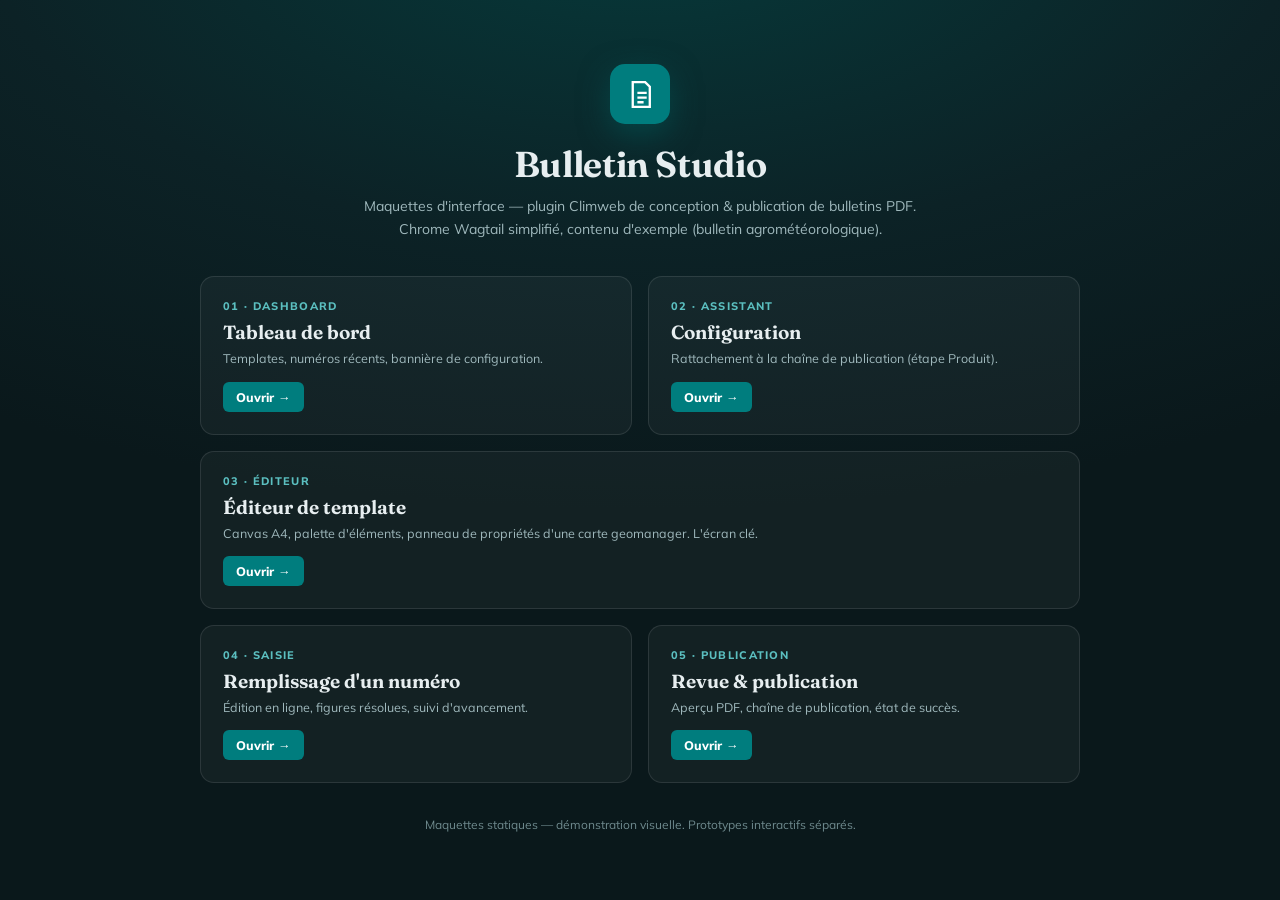
<file: design/mockups/index.html>
<!DOCTYPE html>
<html lang="fr">
<head>
<meta charset="utf-8">
<meta name="viewport" content="width=device-width, initial-scale=1">
<title>Bulletin Studio — Maquettes</title>
<link href="https://fonts.googleapis.com/css2?family=Fraunces:opsz,wght@9..144,500;9..144,650&family=Mulish:wght@400;600;700;800&display=swap" rel="stylesheet">
<style>
  *{box-sizing:border-box;margin:0;padding:0}
  :root{--teal:#007d7e}
  body{font-family:"Mulish",sans-serif;min-height:100vh;display:grid;place-items:center;color:#e7eef0;
    background:radial-gradient(1200px 600px at 50% -10%,#063a3b 0%,#0c2226 55%,#0a181b 100%)}
  .wrap{width:880px;max-width:92vw;padding:48px 0;text-align:center}
  .logo{width:60px;height:60px;border-radius:15px;background:var(--teal);display:grid;place-items:center;
    margin:0 auto 18px;box-shadow:0 10px 30px rgba(0,93,94,.5)}
  .logo svg{width:31px;height:31px}
  h1{font-family:"Fraunces",serif;font-weight:650;font-size:36px;letter-spacing:-.01em}
  .sub{color:#9fb8bc;margin-top:9px;font-size:14px;line-height:1.6}
  .cards{display:grid;grid-template-columns:repeat(2,1fr);gap:16px;margin-top:36px;text-align:left}
  .card{background:rgba(255,255,255,.04);border:1px solid rgba(255,255,255,.1);border-radius:14px;
    padding:22px;text-decoration:none;color:#e7eef0;transition:.16s}
  .card:hover{background:rgba(255,255,255,.08);border-color:var(--teal);transform:translateY(-2px)}
  .card.wide{grid-column:1 / -1}
  .n{font:800 11px "Mulish";letter-spacing:.12em;color:#5bbfc0}
  .card h2{font-family:"Fraunces",serif;font-size:19px;font-weight:650;margin:7px 0 5px}
  .card p{color:#9fb8bc;font-size:12.5px;line-height:1.55}
  .go{color:#fff;background:var(--teal);font-weight:800;font-size:12.5px;margin-top:13px;
    display:inline-block;padding:7px 13px;border-radius:6px}
  .foot{margin-top:32px;font-size:12px;color:#6f8a8e;line-height:1.7}
</style>
</head>
<body>
<div class="wrap">
  <div class="logo"><svg viewBox="0 0 20 20" fill="none" stroke="#fff" stroke-width="1.5"><path d="M5 2h8l3 3v13H5z"/><path d="M8 9h6M8 12h6M8 15h4"/></svg></div>
  <h1>Bulletin Studio</h1>
  <p class="sub">Maquettes d'interface — plugin Climweb de conception &amp; publication de bulletins PDF.<br>Chrome Wagtail simplifié, contenu d'exemple (bulletin agrométéorologique).</p>
  <div class="cards">
    <a class="card" href="01-dashboard.html"><div class="n">01 · DASHBOARD</div><h2>Tableau de bord</h2><p>Templates, numéros récents, bannière de configuration.</p><span class="go">Ouvrir →</span></a>
    <a class="card" href="02-setup-wizard.html"><div class="n">02 · ASSISTANT</div><h2>Configuration</h2><p>Rattachement à la chaîne de publication (étape Produit).</p><span class="go">Ouvrir →</span></a>
    <a class="card wide" href="03-template-editor.html"><div class="n">03 · ÉDITEUR</div><h2>Éditeur de template</h2><p>Canvas A4, palette d'éléments, panneau de propriétés d'une carte geomanager. L'écran clé.</p><span class="go">Ouvrir →</span></a>
    <a class="card" href="04-issue-fill.html"><div class="n">04 · SAISIE</div><h2>Remplissage d'un numéro</h2><p>Édition en ligne, figures résolues, suivi d'avancement.</p><span class="go">Ouvrir →</span></a>
    <a class="card" href="05-issue-publish.html"><div class="n">05 · PUBLICATION</div><h2>Revue &amp; publication</h2><p>Aperçu PDF, chaîne de publication, état de succès.</p><span class="go">Ouvrir →</span></a>
  </div>
  <p class="foot">Maquettes statiques — démonstration visuelle. Prototypes interactifs séparés.</p>
</div>
</body>
</html>
</file>
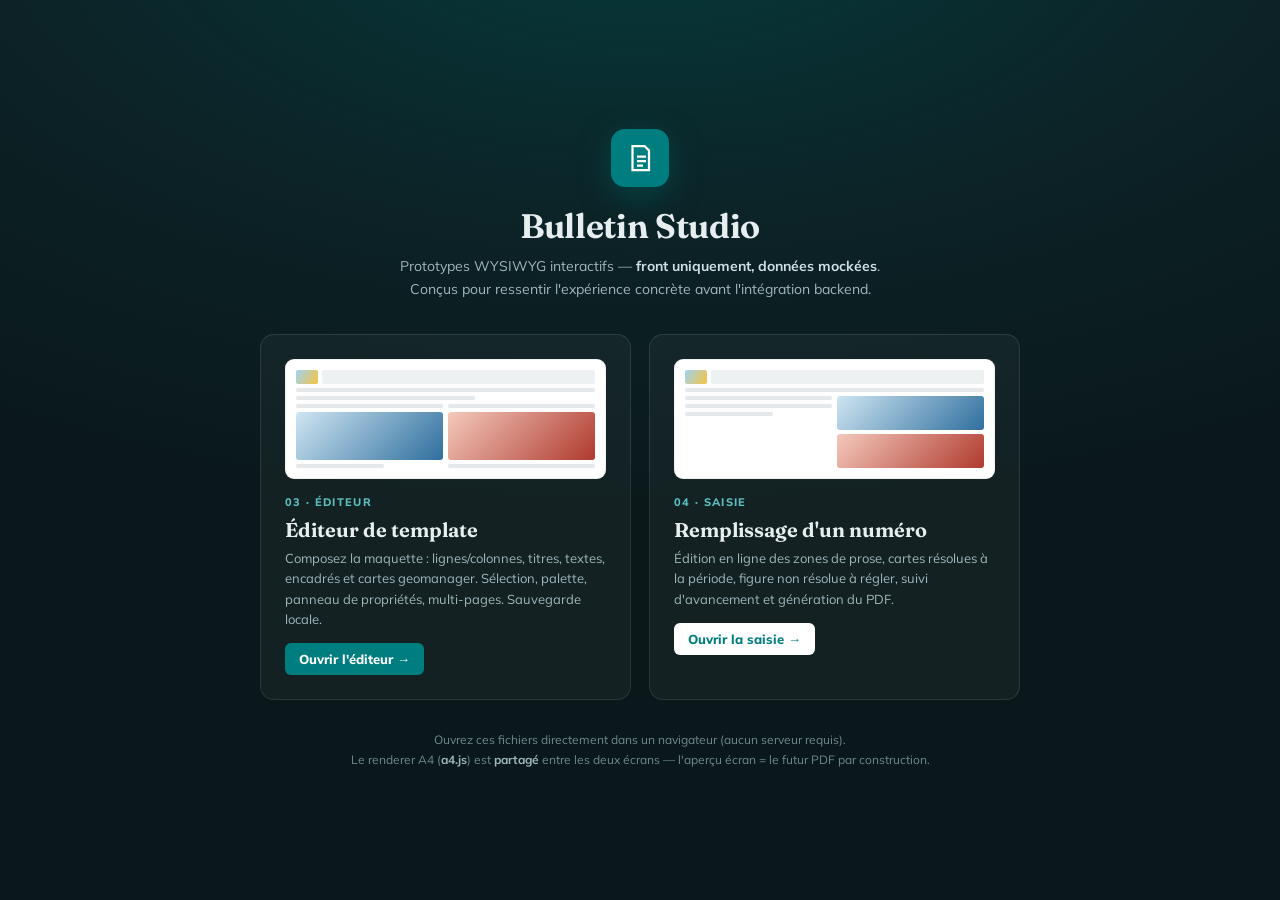
<file: design/prototype/index.html>
<!DOCTYPE html>
<html lang="fr">
<head>
<meta charset="utf-8">
<meta name="viewport" content="width=device-width, initial-scale=1">
<title>Bulletin Studio — Prototypes WYSIWYG</title>
<link rel="stylesheet" href="studio.css">
<style>
  body{display:grid;place-items:center;min-height:100vh;
    background:radial-gradient(1200px 600px at 50% -10%,#063a3b 0%,#0c2226 55%,#0a181b 100%)}
  .wrap{width:760px;max-width:92vw;text-align:center;color:#e7eef0;padding:40px 0}
  .logo{width:58px;height:58px;border-radius:14px;background:var(--teal);display:grid;place-items:center;
    margin:0 auto 18px;box-shadow:0 10px 30px rgba(0,93,94,.5)}
  .logo svg{width:30px;height:30px}
  h1{font-family:var(--display);font-weight:650;font-size:34px;letter-spacing:-.01em}
  .sub{color:#9fb8bc;margin-top:8px;font-size:14px;line-height:1.6}
  .cards{display:grid;grid-template-columns:1fr 1fr;gap:18px;margin-top:34px;text-align:left}
  .card{background:rgba(255,255,255,.04);border:1px solid rgba(255,255,255,.1);border-radius:14px;padding:24px;
    text-decoration:none;color:#e7eef0;transition:.16s;display:block}
  .card:hover{background:rgba(255,255,255,.08);border-color:var(--teal);transform:translateY(-2px)}
  .card .n{font:800 11px var(--ui);letter-spacing:.12em;color:#5bbfc0}
  .card h2{font-family:var(--display);font-size:20px;font-weight:650;margin:8px 0 6px}
  .card p{color:#9fb8bc;font-size:13px;line-height:1.55}
  .card .go{color:var(--teal);font-weight:800;font-size:13px;margin-top:14px;display:inline-block;
    background:#fff;padding:8px 14px;border-radius:6px}
  .card.teal .go{background:var(--teal);color:#fff}
  .foot{margin-top:30px;font-size:12px;color:#6f8a8e;line-height:1.7}
  .foot b{color:#9fb8bc}
  .thumb{height:120px;border-radius:9px;background:#fff;margin-bottom:16px;overflow:hidden;
    display:flex;gap:5px;padding:11px;box-shadow:inset 0 0 0 1px rgba(0,0,0,.06)}
  .thumb .pg{flex:1;display:flex;flex-direction:column;gap:4px}
  .thumb .l{height:4px;background:#e4e8ea;border-radius:2px}.thumb .l.w6{width:60%}
  .thumb .cc{display:flex;gap:5px;flex:1}.thumb .cc>div{flex:1;display:flex;flex-direction:column;gap:4px}
  .thumb .m{flex:1;border-radius:3px;background:linear-gradient(135deg,#cfe5f2,#2f6f9e)}
  .thumb .m.r{background:linear-gradient(135deg,#f4c9bd,#b03a2e)}
  .thumb .hd{display:flex;gap:4px}.thumb .hd .lo{width:22px;height:14px;border-radius:2px;
    background:linear-gradient(120deg,#9ed4f0,#f6c344)}.thumb .hd .t{flex:1;height:14px;background:#eef1f2;border-radius:2px}
</style>
</head>
<body>
<div class="wrap">
  <div class="logo"><svg viewBox="0 0 20 20" fill="none" stroke="#fff" stroke-width="1.5"><path d="M5 2h8l3 3v13H5z"/><path d="M8 9h6M8 12h6M8 15h4"/></svg></div>
  <h1>Bulletin Studio</h1>
  <p class="sub">Prototypes WYSIWYG interactifs — <b style="color:#cfe0e4">front uniquement, données mockées</b>.<br>
  Conçus pour ressentir l'expérience concrète avant l'intégration backend.</p>

  <div class="cards">
    <a class="card teal" href="template-editor.html">
      <div class="thumb">
        <div class="pg"><div class="hd"><div class="lo"></div><div class="t"></div></div>
          <div class="l"></div><div class="l w6"></div>
          <div class="cc"><div><div class="l"></div><div class="m"></div><div class="l w6"></div></div>
          <div><div class="l"></div><div class="m r"></div><div class="l"></div></div></div></div>
      </div>
      <div class="n">03 · ÉDITEUR</div>
      <h2>Éditeur de template</h2>
      <p>Composez la maquette : lignes/colonnes, titres, textes, encadrés et cartes geomanager. Sélection, palette, panneau de propriétés, multi-pages. Sauvegarde locale.</p>
      <span class="go">Ouvrir l'éditeur →</span>
    </a>

    <a class="card" href="issue-fill.html">
      <div class="thumb">
        <div class="pg"><div class="hd"><div class="lo"></div><div class="t"></div></div>
          <div class="l"></div>
          <div class="cc"><div><div class="l"></div><div class="l"></div><div class="l w6"></div></div>
          <div><div class="m"></div><div class="m r"></div></div></div></div>
      </div>
      <div class="n">04 · SAISIE</div>
      <h2>Remplissage d'un numéro</h2>
      <p>Édition en ligne des zones de prose, cartes résolues à la période, figure non résolue à régler, suivi d'avancement et génération du PDF.</p>
      <span class="go">Ouvrir la saisie →</span>
    </a>
  </div>

  <p class="foot">
    Ouvrez ces fichiers directement dans un navigateur (aucun serveur requis).<br>
    Le renderer A4 (<b>a4.js</b>) est <b>partagé</b> entre les deux écrans — l'aperçu écran = le futur PDF par construction.
  </p>
</div>
</body>
</html>
</file>
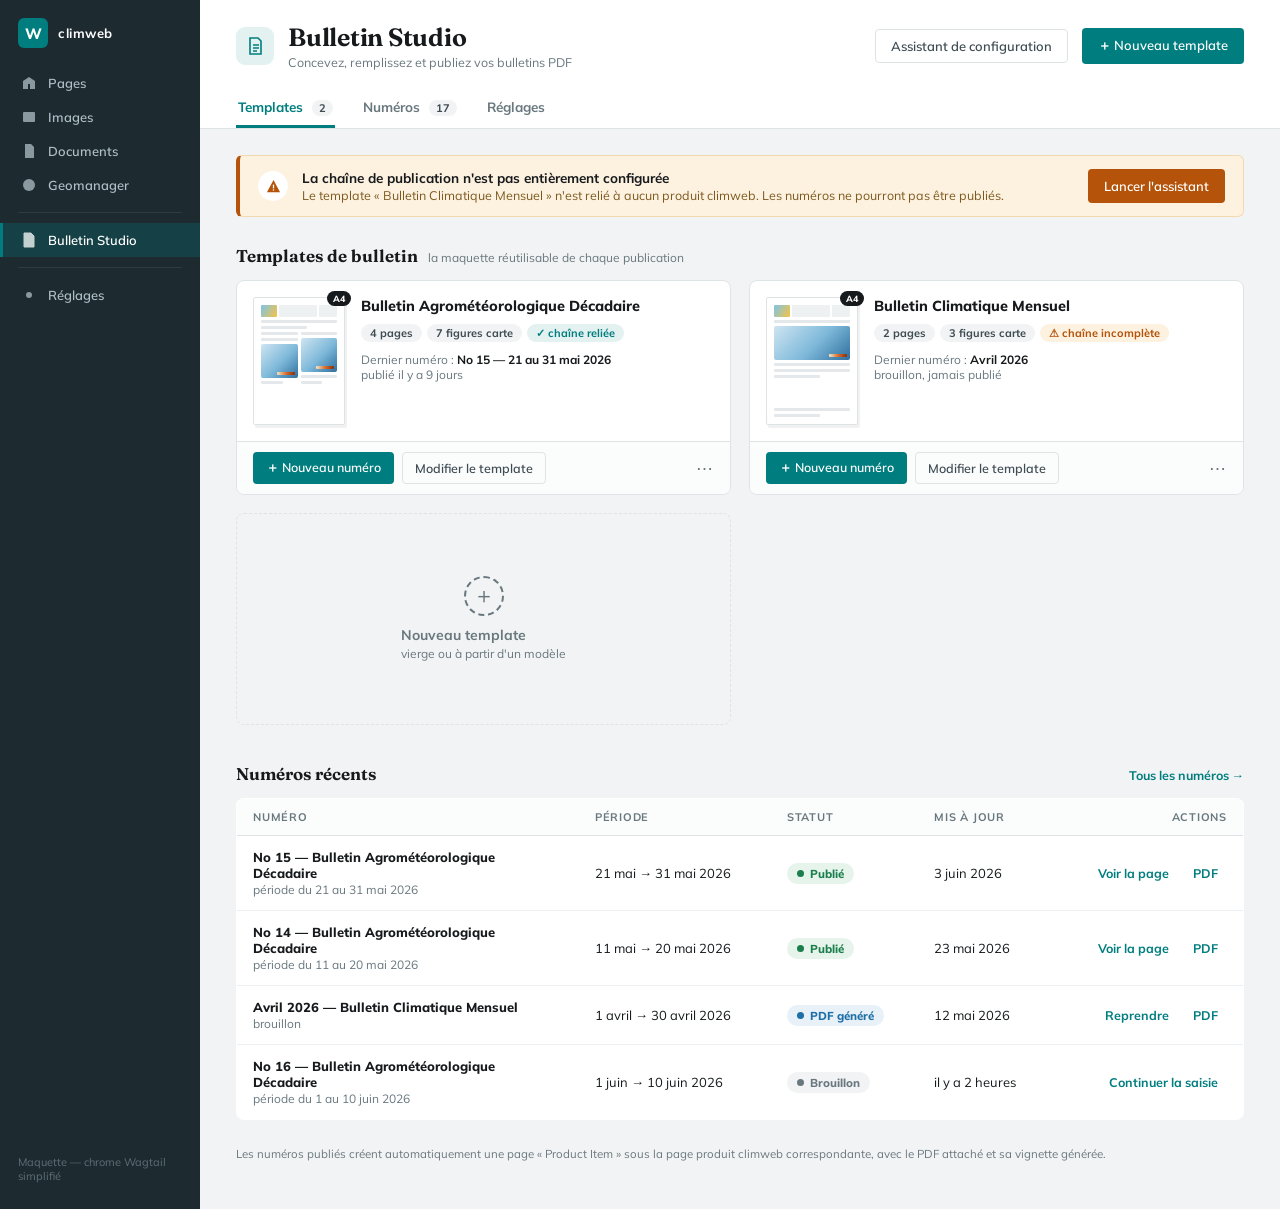
<file: design/mockups/01-dashboard.html>
<!-- @dsCard group="Bulletin Studio" name="01 · Dashboard" -->
<!DOCTYPE html>
<html lang="fr">
<head>
<meta charset="utf-8">
<meta name="viewport" content="width=device-width, initial-scale=1">
<title>Bulletin Studio — Dashboard</title>
<link rel="preconnect" href="https://fonts.googleapis.com">
<link href="https://fonts.googleapis.com/css2?family=Fraunces:opsz,wght@9..144,500;9..144,650&family=Mulish:wght@400;600;700;800&display=swap" rel="stylesheet">
<style>
:root{
  --teal:#007d7e; --teal-dark:#00595a; --teal-ghost:#e3f1f1;
  --ink:#161a1c; --slate:#3e4c53; --muted:#69787f;
  --desk:#f2f3f4; --line:#dee3e5; --card:#ffffff;
  --amber:#b45309; --amber-bg:#fdf1e0; --amber-line:#f3d9ae;
  --green:#1b7f4d; --green-bg:#e6f4ec;
  --blue:#1d6fa5; --blue-bg:#e8f1f8;
  --sidebar:#1d2a30;
  --ui:"Mulish",sans-serif; --display:"Fraunces",serif;
}
*{box-sizing:border-box;margin:0;padding:0}
body{font-family:var(--ui);background:var(--desk);color:var(--ink);font-size:14px;-webkit-font-smoothing:antialiased}
.shell{display:flex;min-height:100vh}

/* ───────── Wagtail sidebar (simplified chrome) ───────── */
.sb{width:200px;background:var(--sidebar);color:#bfd3d8;flex-shrink:0;display:flex;flex-direction:column;padding:14px 0}
.sb .brand{display:flex;align-items:center;gap:10px;padding:4px 18px 18px;color:#fff}
.sb .brand .w{width:30px;height:30px;border-radius:6px;background:var(--teal);display:grid;place-items:center;font-weight:800;color:#fff;font-size:15px}
.sb .brand span{font-weight:700;font-size:13px;letter-spacing:.04em}
.sb a{display:flex;align-items:center;gap:11px;padding:9px 18px;color:#aebfc5;text-decoration:none;font-size:13px;font-weight:600;border-left:3px solid transparent}
.sb a svg{width:16px;height:16px;flex-shrink:0;opacity:.75}
.sb a:hover{color:#fff;background:rgba(255,255,255,.04)}
.sb a.act{color:#fff;background:rgba(0,125,126,.28);border-left-color:var(--teal)}
.sb .sep{height:1px;background:rgba(255,255,255,.08);margin:10px 18px}
.sb .foot{margin-top:auto;padding:12px 18px;font-size:11px;color:#5f7077}

/* ───────── Header band ───────── */
main{flex:1;min-width:0}
.hd{background:#fff;border-bottom:1px solid var(--line);padding:22px 36px 0}
.hd .top{display:flex;align-items:center;gap:14px}
.hd .ic{width:38px;height:38px;border-radius:9px;background:var(--teal-ghost);display:grid;place-items:center;color:var(--teal)}
.hd h1{font-family:var(--display);font-weight:650;font-size:25px;letter-spacing:-.01em}
.hd .sub{color:var(--muted);font-size:12.5px;margin-top:2px}
.hd .sp{flex:1}
.btn{display:inline-flex;align-items:center;gap:7px;border:1px solid transparent;border-radius:4px;padding:8px 15px;font:600 13px var(--ui);cursor:pointer;text-decoration:none}
.btn.pri{background:var(--teal);color:#fff}.btn.pri:hover{background:var(--teal-dark)}
.btn.sec{background:#fff;color:var(--teal);border-color:var(--teal)}
.btn.ghost{background:transparent;color:var(--slate);border-color:var(--line)}
.tabs{display:flex;gap:26px;margin-top:18px}
.tabs a{padding:10px 2px;color:var(--muted);text-decoration:none;font-weight:700;font-size:13.5px;border-bottom:3px solid transparent}
.tabs a.act{color:var(--teal);border-bottom-color:var(--teal)}
.tabs a .n{background:var(--desk);border-radius:9px;padding:1px 7px;font-size:11px;margin-left:5px;color:var(--slate)}

.wrap{padding:26px 36px 48px;max-width:1240px}

/* ───────── Setup banner ───────── */
.banner{display:flex;align-items:center;gap:14px;background:var(--amber-bg);border:1px solid var(--amber-line);border-left:4px solid var(--amber);border-radius:6px;padding:13px 18px;margin-bottom:28px}
.banner .bi{width:30px;height:30px;border-radius:50%;background:#fff;display:grid;place-items:center;color:var(--amber);flex-shrink:0}
.banner b{display:block;font-size:13.5px}
.banner p{color:#7c5a1e;font-size:12.5px;margin-top:1px}
.banner .btn{margin-left:auto;background:var(--amber);color:#fff;flex-shrink:0}

/* ───────── Section titles ───────── */
.sect{display:flex;align-items:baseline;gap:10px;margin:0 0 14px}
.sect h2{font-family:var(--display);font-size:17px;font-weight:650}
.sect .hint{color:var(--muted);font-size:12px}
.sect .lk{margin-left:auto;color:var(--teal);font-weight:700;font-size:12.5px;text-decoration:none}

/* ───────── Template cards ───────── */
.cards{display:grid;grid-template-columns:repeat(auto-fill,minmax(330px,1fr));gap:18px;margin-bottom:38px}
.tc{background:var(--card);border:1px solid var(--line);border-radius:8px;overflow:hidden;transition:box-shadow .15s}
.tc:hover{box-shadow:0 6px 22px rgba(22,26,28,.09)}
.tc .body{display:flex;gap:16px;padding:16px}
/* micro A4 thumbnail */
.thumb{width:92px;height:128px;background:#fff;border:1px solid var(--line);border-radius:2px;box-shadow:2px 3px 0 rgba(22,26,28,.06);flex-shrink:0;padding:7px;display:flex;flex-direction:column;gap:3px;position:relative}
.thumb .hrow{display:flex;gap:2px}
.thumb .cell{background:#eef1f2;border-radius:1px}
.thumb .logo{width:16px;height:12px;background:linear-gradient(120deg,#7cc4e8,#f6c344)}
.thumb .t1{flex:1;height:12px}
.thumb .t2{width:18px;height:12px}
.thumb .line{height:3px;background:#e4e8ea;border-radius:1px}
.thumb .line.w60{width:60%}
.thumb .cols{display:flex;gap:3px;flex:1}
.thumb .cols>div{flex:1;display:flex;flex-direction:column;gap:3px}
.thumb .map{height:34px;background:linear-gradient(135deg,#cfe5f2 0%,#7db8d9 55%,#2f6f9e 100%);border-radius:2px;position:relative}
.thumb .map:after{content:"";position:absolute;inset:auto 3px 3px auto;width:18px;height:3px;background:linear-gradient(90deg,#f5e9c8,#d96f32,#8c2d04);border-radius:1px}
.thumb .badge{position:absolute;top:-7px;right:-7px;background:var(--ink);color:#fff;font-size:9px;font-weight:800;border-radius:8px;padding:2px 6px}
.tc h3{font-size:14.5px;font-weight:800;line-height:1.3}
.tc .meta{display:flex;flex-wrap:wrap;gap:5px;margin-top:8px}
.chip{display:inline-flex;align-items:center;gap:4px;background:var(--desk);border-radius:10px;padding:2px 9px;font-size:11px;font-weight:700;color:var(--slate)}
.chip.t{background:var(--teal-ghost);color:var(--teal)}
.tc .last{margin-top:10px;font-size:12px;color:var(--muted)}
.tc .last b{color:var(--ink)}
.tc .foot{display:flex;gap:8px;border-top:1px solid var(--line);padding:10px 16px;background:#fbfcfc}
.tc .foot .btn{padding:6px 12px;font-size:12.5px}
.tc .foot .more{margin-left:auto;color:var(--muted);border:none;background:none;font-size:17px;cursor:pointer;letter-spacing:1px}
.tc.new{border-style:dashed;display:grid;place-items:center;min-height:212px;color:var(--muted);cursor:pointer;background:transparent}
.tc.new:hover{color:var(--teal);border-color:var(--teal)}
.tc.new .plus{width:40px;height:40px;border-radius:50%;border:2px dashed currentColor;display:grid;place-items:center;font-size:22px;margin:0 auto 10px}
.tc.new p{font-weight:700}

/* ───────── Issues table ───────── */
table{width:100%;border-collapse:collapse;background:#fff;border:1px solid var(--line);border-radius:8px;overflow:hidden}
thead th{text-align:left;font-size:11px;letter-spacing:.07em;text-transform:uppercase;color:var(--muted);padding:11px 16px;border-bottom:1px solid var(--line);background:#fbfcfc}
tbody td{padding:13px 16px;border-bottom:1px solid #edf0f1;font-size:13px;vertical-align:middle}
tbody tr:last-child td{border-bottom:none}
tbody tr:hover{background:#fafcfc}
td .ref{font-weight:800}
td .tpl{color:var(--muted);font-size:12px;margin-top:1px}
.st{display:inline-flex;align-items:center;gap:6px;border-radius:11px;padding:3px 10px;font-size:11.5px;font-weight:800}
.st:before{content:"";width:7px;height:7px;border-radius:50%;background:currentColor}
.st.pub{background:var(--green-bg);color:var(--green)}
.st.gen{background:var(--blue-bg);color:var(--blue)}
.st.dr{background:var(--desk);color:var(--muted)}
td .acts{display:flex;gap:6px;justify-content:flex-end}
td .acts a{color:var(--teal);font-weight:700;font-size:12.5px;text-decoration:none;padding:5px 9px;border-radius:4px}
td .acts a:hover{background:var(--teal-ghost)}
.note{margin-top:26px;font-size:11.5px;color:var(--muted)}
</style>
</head>
<body>
<div class="shell">

  <aside class="sb">
    <div class="brand"><div class="w">W</div><span>climweb</span></div>
    <a href="#"><svg viewBox="0 0 16 16" fill="currentColor"><path d="M2 6l6-4 6 4v8H9v-5H7v5H2z"/></svg>Pages</a>
    <a href="#"><svg viewBox="0 0 16 16" fill="currentColor"><rect x="2" y="3" width="12" height="10" rx="1"/></svg>Images</a>
    <a href="#"><svg viewBox="0 0 16 16" fill="currentColor"><path d="M4 1h6l3 3v11H4z"/></svg>Documents</a>
    <a href="#"><svg viewBox="0 0 16 16" fill="currentColor"><circle cx="8" cy="8" r="6"/></svg>Geomanager</a>
    <div class="sep"></div>
    <a href="#" class="act"><svg viewBox="0 0 16 16" fill="currentColor"><path d="M3 1h7l3 3v11H3zm3 6h6M6 9h6M6 11h4" stroke="currentColor"/></svg>Bulletin Studio</a>
    <div class="sep"></div>
    <a href="#"><svg viewBox="0 0 16 16" fill="currentColor"><path d="M8 5a3 3 0 110 6 3 3 0 010-6z"/></svg>Réglages</a>
    <div class="foot">Maquette — chrome Wagtail simplifié</div>
  </aside>

  <main>
    <div class="hd">
      <div class="top">
        <div class="ic"><svg width="20" height="20" viewBox="0 0 20 20" fill="none" stroke="currentColor" stroke-width="1.6"><path d="M5 2h8l3 3v13H5z"/><path d="M8 9h6M8 12h6M8 15h4"/></svg></div>
        <div>
          <h1>Bulletin Studio</h1>
          <div class="sub">Concevez, remplissez et publiez vos bulletins PDF</div>
        </div>
        <div class="sp"></div>
        <a class="btn ghost" href="02-setup-wizard.html">Assistant de configuration</a>
        <a class="btn pri" href="03-template-editor.html">＋ Nouveau template</a>
      </div>
      <nav class="tabs">
        <a class="act" href="#">Templates <span class="n">2</span></a>
        <a href="#">Numéros <span class="n">17</span></a>
        <a href="#">Réglages</a>
      </nav>
    </div>

    <div class="wrap">

      <div class="banner">
        <div class="bi"><svg width="15" height="15" viewBox="0 0 16 16" fill="currentColor"><path d="M8 1l7 13H1z"/><rect x="7.3" y="6" width="1.4" height="4" fill="#fff"/><rect x="7.3" y="11" width="1.4" height="1.4" fill="#fff"/></svg></div>
        <div>
          <b>La chaîne de publication n'est pas entièrement configurée</b>
          <p>Le template « Bulletin Climatique Mensuel » n'est relié à aucun produit climweb. Les numéros ne pourront pas être publiés.</p>
        </div>
        <a class="btn" href="02-setup-wizard.html">Lancer l'assistant</a>
      </div>

      <div class="sect">
        <h2>Templates de bulletin</h2>
        <span class="hint">la maquette réutilisable de chaque publication</span>
      </div>

      <div class="cards">

        <div class="tc">
          <div class="body">
            <div class="thumb">
              <span class="badge">A4</span>
              <div class="hrow"><div class="cell logo"></div><div class="cell t1"></div><div class="cell t2"></div></div>
              <div class="line"></div><div class="line w60"></div>
              <div class="cols">
                <div><div class="line"></div><div class="line"></div><div class="map"></div><div class="line w60"></div></div>
                <div><div class="line"></div><div class="map"></div><div class="line"></div><div class="line w60"></div></div>
              </div>
            </div>
            <div>
              <h3>Bulletin Agrométéorologique Décadaire</h3>
              <div class="meta">
                <span class="chip">4 pages</span>
                <span class="chip">7 figures carte</span>
                <span class="chip t">✓ chaîne reliée</span>
              </div>
              <div class="last">Dernier numéro : <b>No 15 — 21 au 31 mai 2026</b><br>publié il y a 9 jours</div>
            </div>
          </div>
          <div class="foot">
            <a class="btn pri" href="04-issue-fill.html">＋ Nouveau numéro</a>
            <a class="btn ghost" href="03-template-editor.html">Modifier le template</a>
            <button class="more">⋯</button>
          </div>
        </div>

        <div class="tc">
          <div class="body">
            <div class="thumb">
              <span class="badge">A4</span>
              <div class="hrow"><div class="cell logo"></div><div class="cell t1"></div><div class="cell t2"></div></div>
              <div class="line"></div>
              <div class="cols">
                <div><div class="map"></div><div class="line"></div><div class="line"></div><div class="line w60"></div></div>
              </div>
              <div class="line"></div><div class="line w60"></div>
            </div>
            <div>
              <h3>Bulletin Climatique Mensuel</h3>
              <div class="meta">
                <span class="chip">2 pages</span>
                <span class="chip">3 figures carte</span>
                <span class="chip" style="background:var(--amber-bg);color:var(--amber)">⚠ chaîne incomplète</span>
              </div>
              <div class="last">Dernier numéro : <b>Avril 2026</b><br>brouillon, jamais publié</div>
            </div>
          </div>
          <div class="foot">
            <a class="btn pri" href="04-issue-fill.html">＋ Nouveau numéro</a>
            <a class="btn ghost" href="03-template-editor.html">Modifier le template</a>
            <button class="more">⋯</button>
          </div>
        </div>

        <div class="tc new">
          <div>
            <div class="plus">＋</div>
            <p>Nouveau template</p>
            <span style="font-size:12px">vierge ou à partir d'un modèle</span>
          </div>
        </div>
      </div>

      <div class="sect">
        <h2>Numéros récents</h2>
        <a class="lk" href="#">Tous les numéros →</a>
      </div>

      <table>
        <thead>
          <tr><th style="width:34%">Numéro</th><th>Période</th><th>Statut</th><th>Mis à jour</th><th style="text-align:right">Actions</th></tr>
        </thead>
        <tbody>
          <tr>
            <td><div class="ref">No 15 — Bulletin Agrométéorologique Décadaire</div><div class="tpl">période du 21 au 31 mai 2026</div></td>
            <td>21 mai → 31 mai 2026</td>
            <td><span class="st pub">Publié</span></td>
            <td>3 juin 2026</td>
            <td><div class="acts"><a href="#">Voir la page</a><a href="#">PDF</a></div></td>
          </tr>
          <tr>
            <td><div class="ref">No 14 — Bulletin Agrométéorologique Décadaire</div><div class="tpl">période du 11 au 20 mai 2026</div></td>
            <td>11 mai → 20 mai 2026</td>
            <td><span class="st pub">Publié</span></td>
            <td>23 mai 2026</td>
            <td><div class="acts"><a href="#">Voir la page</a><a href="#">PDF</a></div></td>
          </tr>
          <tr>
            <td><div class="ref">Avril 2026 — Bulletin Climatique Mensuel</div><div class="tpl">brouillon</div></td>
            <td>1 avril → 30 avril 2026</td>
            <td><span class="st gen">PDF généré</span></td>
            <td>12 mai 2026</td>
            <td><div class="acts"><a href="05-issue-publish.html">Reprendre</a><a href="#">PDF</a></div></td>
          </tr>
          <tr>
            <td><div class="ref">No 16 — Bulletin Agrométéorologique Décadaire</div><div class="tpl">période du 1 au 10 juin 2026</div></td>
            <td>1 juin → 10 juin 2026</td>
            <td><span class="st dr">Brouillon</span></td>
            <td>il y a 2 heures</td>
            <td><div class="acts"><a href="04-issue-fill.html">Continuer la saisie</a></div></td>
          </tr>
        </tbody>
      </table>

      <p class="note">Les numéros publiés créent automatiquement une page « Product Item » sous la page produit climweb correspondante, avec le PDF attaché et sa vignette générée.</p>

    </div>
  </main>
</div>
</body>
</html>
</file>
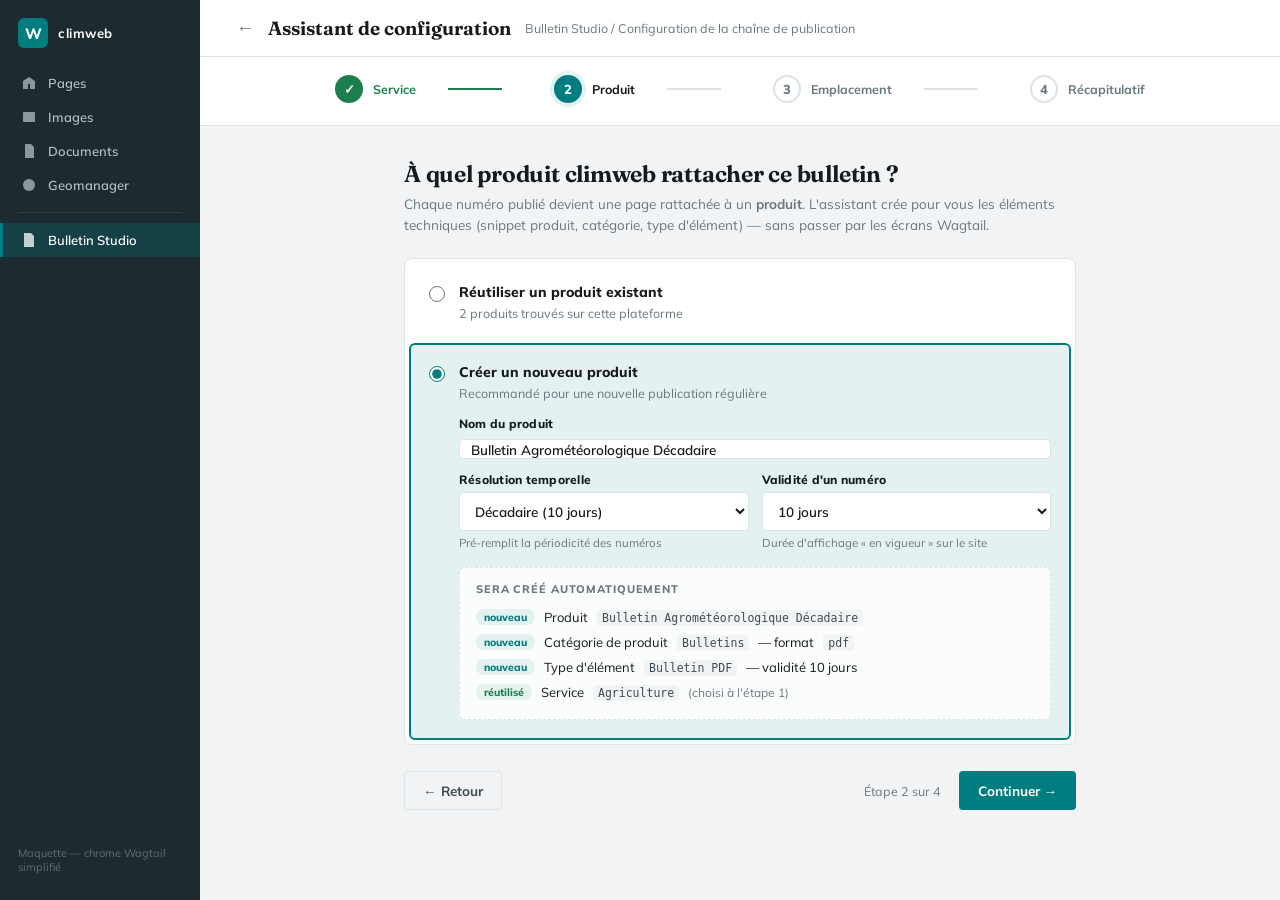
<file: design/mockups/02-setup-wizard.html>
<!-- @dsCard group="Bulletin Studio" name="02 · Assistant de configuration" -->
<!DOCTYPE html>
<html lang="fr">
<head>
<meta charset="utf-8">
<meta name="viewport" content="width=device-width, initial-scale=1">
<title>Bulletin Studio — Assistant de configuration</title>
<link rel="preconnect" href="https://fonts.googleapis.com">
<link href="https://fonts.googleapis.com/css2?family=Fraunces:opsz,wght@9..144,500;9..144,650&family=Mulish:wght@400;600;700;800&display=swap" rel="stylesheet">
<style>
:root{
  --teal:#007d7e; --teal-dark:#00595a; --teal-ghost:#e3f1f1;
  --ink:#161a1c; --slate:#3e4c53; --muted:#69787f;
  --desk:#f2f3f4; --line:#dee3e5; --card:#ffffff;
  --amber:#b45309; --amber-bg:#fdf1e0;
  --green:#1b7f4d; --green-bg:#e6f4ec;
  --sidebar:#1d2a30;
  --ui:"Mulish",sans-serif; --display:"Fraunces",serif;
}
*{box-sizing:border-box;margin:0;padding:0}
body{font-family:var(--ui);background:var(--desk);color:var(--ink);font-size:14px;-webkit-font-smoothing:antialiased}
.shell{display:flex;min-height:100vh}
.sb{width:200px;background:var(--sidebar);color:#bfd3d8;flex-shrink:0;display:flex;flex-direction:column;padding:14px 0}
.sb .brand{display:flex;align-items:center;gap:10px;padding:4px 18px 18px;color:#fff}
.sb .brand .w{width:30px;height:30px;border-radius:6px;background:var(--teal);display:grid;place-items:center;font-weight:800;color:#fff;font-size:15px}
.sb .brand span{font-weight:700;font-size:13px;letter-spacing:.04em}
.sb a{display:flex;align-items:center;gap:11px;padding:9px 18px;color:#aebfc5;text-decoration:none;font-size:13px;font-weight:600;border-left:3px solid transparent}
.sb a svg{width:16px;height:16px;opacity:.75}
.sb a.act{color:#fff;background:rgba(0,125,126,.28);border-left-color:var(--teal)}
.sb .sep{height:1px;background:rgba(255,255,255,.08);margin:10px 18px}
.sb .foot{margin-top:auto;padding:12px 18px;font-size:11px;color:#5f7077}

main{flex:1;min-width:0}
.hd{background:#fff;border-bottom:1px solid var(--line);padding:16px 36px;display:flex;align-items:center;gap:14px}
.hd .back{color:var(--muted);text-decoration:none;font-size:18px;line-height:1}
.hd h1{font-family:var(--display);font-weight:650;font-size:19px}
.hd .crumb{color:var(--muted);font-size:12.5px}

/* stepper */
.stepper{display:flex;justify-content:center;gap:0;background:#fff;border-bottom:1px solid var(--line);padding:18px 0 22px}
.step{display:flex;align-items:center;gap:10px;padding:0 26px;position:relative}
.step .dot{width:28px;height:28px;border-radius:50%;display:grid;place-items:center;font-weight:800;font-size:13px;border:2px solid var(--line);color:var(--muted);background:#fff}
.step.done .dot{background:var(--green);border-color:var(--green);color:#fff}
.step.cur .dot{background:var(--teal);border-color:var(--teal);color:#fff;box-shadow:0 0 0 4px var(--teal-ghost)}
.step .lb{font-size:12.5px;font-weight:700;color:var(--muted)}
.step.cur .lb{color:var(--ink)}
.step.done .lb{color:var(--green)}
.step:not(:last-child):after{content:"";width:54px;height:2px;background:var(--line);margin-left:22px}
.step.done:not(:last-child):after{background:var(--green)}

.wrap{max-width:720px;margin:34px auto 60px;padding:0 24px}
.lead{margin-bottom:22px}
.lead h2{font-family:var(--display);font-size:23px;font-weight:650;letter-spacing:-.01em}
.lead p{color:var(--muted);margin-top:6px;line-height:1.55;font-size:13.5px}

.card{background:#fff;border:1px solid var(--line);border-radius:8px;padding:4px;margin-bottom:16px}
.opt{display:flex;gap:14px;padding:18px;border-radius:6px;cursor:pointer;border:2px solid transparent}
.opt:hover{background:#fbfcfc}
.opt.sel{border-color:var(--teal);background:var(--teal-ghost)}
.opt input{margin-top:3px;accent-color:var(--teal);width:16px;height:16px}
.opt .ti{font-weight:800;font-size:14px}
.opt .de{color:var(--muted);font-size:12.5px;margin-top:3px;line-height:1.5}
.opt .form{margin-top:14px;display:grid;gap:13px}
.f label{display:block;font-size:12px;font-weight:800;letter-spacing:.02em;margin-bottom:5px}
.f input[type=text],.f select{width:100%;border:1px solid var(--line);border-radius:4px;padding:9px 11px;font:600 13.5px var(--ui);color:var(--ink);background:#fff}
.f input:focus,.f select:focus{outline:2px solid var(--teal);outline-offset:-1px;border-color:var(--teal)}
.f .help{font-size:11.5px;color:var(--muted);margin-top:4px}
.grid2{display:grid;grid-template-columns:1fr 1fr;gap:13px}

/* "will be created" summary */
.willdo{background:#fbfcfc;border:1px dashed var(--line);border-radius:6px;padding:14px 16px;margin-top:4px}
.willdo .t{font-size:11px;font-weight:800;letter-spacing:.08em;text-transform:uppercase;color:var(--muted);margin-bottom:9px}
.willdo li{list-style:none;display:flex;gap:9px;align-items:baseline;padding:4px 0;font-size:13px}
.willdo .tag{font-size:10.5px;font-weight:800;border-radius:8px;padding:1px 8px;flex-shrink:0;position:relative;top:-1px}
.willdo .new{background:var(--teal-ghost);color:var(--teal)}
.willdo .reuse{background:var(--green-bg);color:var(--green)}
.willdo code{font-size:11.5px;background:var(--desk);border-radius:3px;padding:1px 5px;color:var(--slate)}

.footer{display:flex;align-items:center;margin-top:26px}
.btn{display:inline-flex;align-items:center;gap:7px;border:1px solid transparent;border-radius:4px;padding:10px 18px;font:700 13.5px var(--ui);cursor:pointer;text-decoration:none}
.btn.pri{background:var(--teal);color:#fff}.btn.pri:hover{background:var(--teal-dark)}
.btn.ghost{background:transparent;color:var(--slate);border-color:var(--line)}
.footer .sp{flex:1}
.footer .skip{color:var(--muted);font-size:12.5px;margin-right:18px}
</style>
</head>
<body>
<div class="shell">

  <aside class="sb">
    <div class="brand"><div class="w">W</div><span>climweb</span></div>
    <a href="#"><svg viewBox="0 0 16 16" fill="currentColor"><path d="M2 6l6-4 6 4v8H9v-5H7v5H2z"/></svg>Pages</a>
    <a href="#"><svg viewBox="0 0 16 16" fill="currentColor"><rect x="2" y="3" width="12" height="10" rx="1"/></svg>Images</a>
    <a href="#"><svg viewBox="0 0 16 16" fill="currentColor"><path d="M4 1h6l3 3v11H4z"/></svg>Documents</a>
    <a href="#"><svg viewBox="0 0 16 16" fill="currentColor"><circle cx="8" cy="8" r="6"/></svg>Geomanager</a>
    <div class="sep"></div>
    <a href="#" class="act"><svg viewBox="0 0 16 16" fill="currentColor"><path d="M3 1h7l3 3v11H3z"/></svg>Bulletin Studio</a>
    <div class="foot">Maquette — chrome Wagtail simplifié</div>
  </aside>

  <main>
    <div class="hd">
      <a class="back" href="01-dashboard.html">←</a>
      <h1>Assistant de configuration</h1>
      <span class="crumb">Bulletin Studio / Configuration de la chaîne de publication</span>
    </div>

    <div class="stepper">
      <div class="step done"><div class="dot">✓</div><div class="lb">Service</div></div>
      <div class="step cur"><div class="dot">2</div><div class="lb">Produit</div></div>
      <div class="step"><div class="dot">3</div><div class="lb">Emplacement</div></div>
      <div class="step"><div class="dot">4</div><div class="lb">Récapitulatif</div></div>
    </div>

    <div class="wrap">
      <div class="lead">
        <h2>À quel produit climweb rattacher ce bulletin&nbsp;?</h2>
        <p>Chaque numéro publié devient une page rattachée à un <b>produit</b>. L'assistant crée pour vous les
        éléments techniques (snippet produit, catégorie, type d'élément) — sans passer par les écrans Wagtail.</p>
      </div>

      <div class="card">
        <label class="opt">
          <input type="radio" name="p">
          <div style="flex:1">
            <div class="ti">Réutiliser un produit existant</div>
            <div class="de">2 produits trouvés sur cette plateforme</div>
          </div>
        </label>

        <label class="opt sel">
          <input type="radio" name="p" checked>
          <div style="flex:1">
            <div class="ti">Créer un nouveau produit</div>
            <div class="de">Recommandé pour une nouvelle publication régulière</div>
            <div class="form">
              <div class="f">
                <label>Nom du produit</label>
                <input type="text" value="Bulletin Agrométéorologique Décadaire">
              </div>
              <div class="grid2">
                <div class="f">
                  <label>Résolution temporelle</label>
                  <select><option>Décadaire (10 jours)</option><option>Mensuelle</option><option>Hebdomadaire</option><option>Journalière</option></select>
                  <div class="help">Pré-remplit la périodicité des numéros</div>
                </div>
                <div class="f">
                  <label>Validité d'un numéro</label>
                  <select><option>10 jours</option><option>7 jours</option><option>30 jours</option></select>
                  <div class="help">Durée d'affichage « en vigueur » sur le site</div>
                </div>
              </div>

              <div class="willdo">
                <div class="t">Sera créé automatiquement</div>
                <ul>
                  <li><span class="tag new">nouveau</span> Produit <code>Bulletin Agrométéorologique Décadaire</code></li>
                  <li><span class="tag new">nouveau</span> Catégorie de produit <code>Bulletins</code> — format <code>pdf</code></li>
                  <li><span class="tag new">nouveau</span> Type d'élément <code>Bulletin PDF</code> — validité 10 jours</li>
                  <li><span class="tag reuse">réutilisé</span> Service <code>Agriculture</code> <span style="color:var(--muted);font-size:12px">(choisi à l'étape 1)</span></li>
                </ul>
              </div>
            </div>
          </div>
        </label>
      </div>

      <div class="footer">
        <a class="btn ghost" href="#">← Retour</a>
        <div class="sp"></div>
        <span class="skip">Étape 2 sur 4</span>
        <a class="btn pri" href="#">Continuer →</a>
      </div>
    </div>
  </main>
</div>
</body>
</html>
</file>
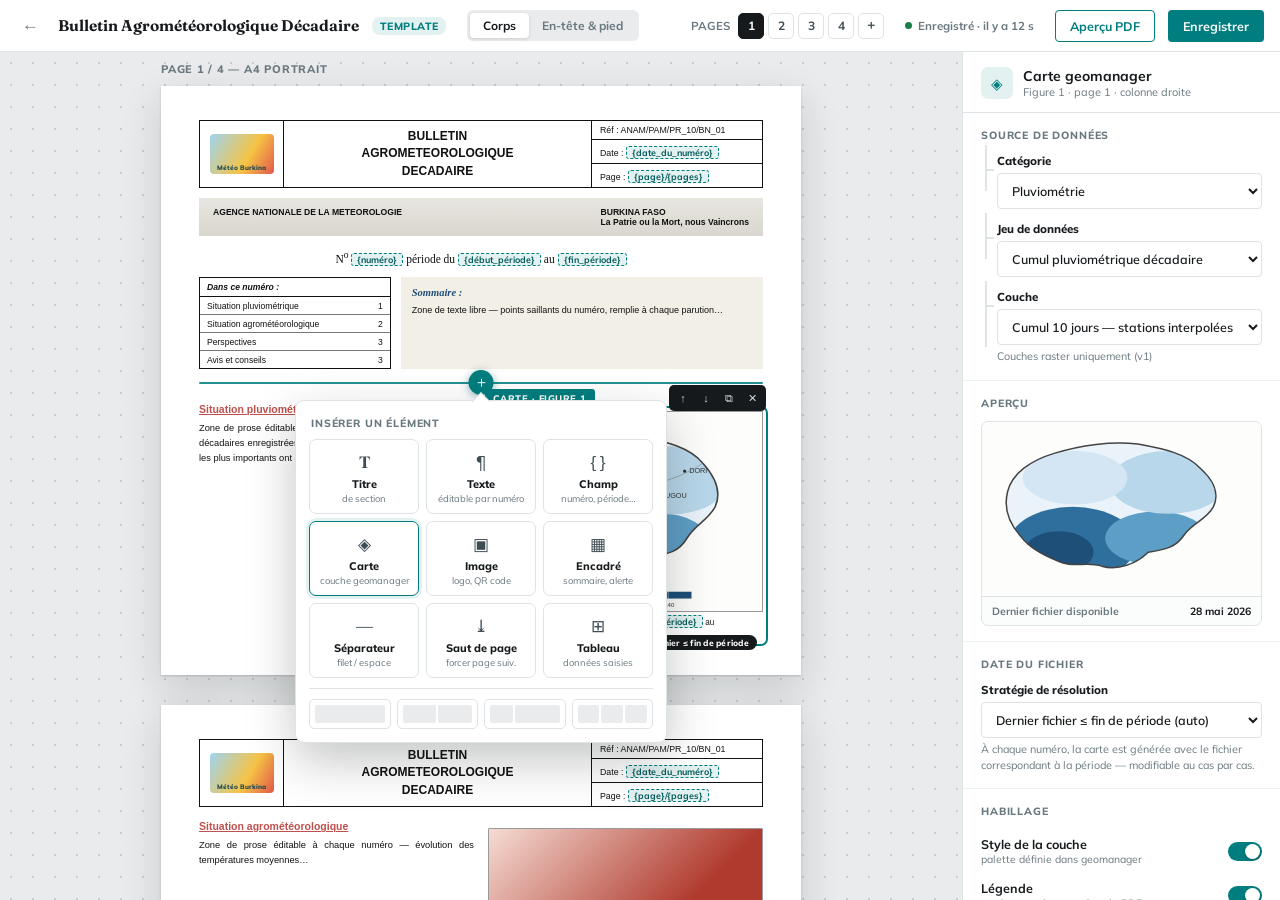
<file: design/mockups/03-template-editor.html>
<!-- @dsCard group="Bulletin Studio" name="03 · Éditeur de template" -->
<!DOCTYPE html>
<html lang="fr">
<head>
<meta charset="utf-8">
<meta name="viewport" content="width=device-width, initial-scale=1">
<title>Bulletin Studio — Éditeur de template</title>
<link rel="preconnect" href="https://fonts.googleapis.com">
<link href="https://fonts.googleapis.com/css2?family=Fraunces:opsz,wght@9..144,500;9..144,650&family=Mulish:wght@400;600;700;800&display=swap" rel="stylesheet">
<style>
:root{
  --teal:#007d7e; --teal-dark:#00595a; --teal-ghost:#e3f1f1;
  --ink:#161a1c; --slate:#3e4c53; --muted:#69787f;
  --desk:#e9ebec; --line:#dee3e5;
  --amber:#b45309; --amber-bg:#fdf1e0;
  --green:#1b7f4d; --green-bg:#e6f4ec;
  --sidebar:#1d2a30;
  --ui:"Mulish",sans-serif; --display:"Fraunces",serif;
  --doc:Arial,Helvetica,sans-serif;
}
*{box-sizing:border-box;margin:0;padding:0}
body{font-family:var(--ui);background:var(--desk);color:var(--ink);font-size:14px;-webkit-font-smoothing:antialiased;overflow:hidden}
.app{display:flex;flex-direction:column;height:100vh}

/* ───────── top bar ───────── */
.bar{display:flex;align-items:center;gap:13px;background:#fff;border-bottom:1px solid var(--line);padding:0 16px;height:52px;flex-shrink:0;z-index:30}
.bar .back{color:var(--muted);text-decoration:none;font-size:17px;padding:6px}
.bar .name{font-family:var(--display);font-size:15.5px;font-weight:650;border-bottom:1px dashed transparent;cursor:text}
.bar .name:hover{border-bottom-color:var(--muted)}
.bar .tag{font-size:10.5px;font-weight:800;background:var(--teal-ghost);color:var(--teal);border-radius:8px;padding:2px 8px;letter-spacing:.04em}
.seg{display:flex;background:var(--desk);border-radius:6px;padding:3px;margin-left:8px}
.seg button{border:none;background:transparent;padding:5px 13px;font:700 12px var(--ui);color:var(--muted);border-radius:4px;cursor:pointer}
.seg button.on{background:#fff;color:var(--ink);box-shadow:0 1px 3px rgba(22,26,28,.14)}
.pages{display:flex;align-items:center;gap:4px;margin-left:auto}
.pages span{font-size:11.5px;color:var(--muted);font-weight:700;margin-right:4px}
.pages button{width:26px;height:26px;border-radius:5px;border:1px solid var(--line);background:#fff;font:700 12px var(--ui);color:var(--slate);cursor:pointer}
.pages button.on{background:var(--ink);color:#fff;border-color:var(--ink)}
.saved{display:flex;align-items:center;gap:6px;color:var(--muted);font-size:11.5px;font-weight:700;margin:0 8px}
.saved .dot{width:7px;height:7px;border-radius:50%;background:var(--green)}
.btn{display:inline-flex;align-items:center;gap:7px;border:1px solid transparent;border-radius:4px;padding:7px 14px;font:700 12.5px var(--ui);cursor:pointer;text-decoration:none}
.btn.pri{background:var(--teal);color:#fff}
.btn.sec{background:#fff;color:var(--teal);border-color:var(--teal)}
.btn.ic{padding:7px 9px;color:var(--slate);border-color:var(--line);background:#fff}

/* ───────── workspace ───────── */
.work{flex:1;display:flex;min-height:0}
.canvas{flex:1;overflow:auto;padding:34px 40px 80px;background:
  radial-gradient(circle,#c8cdd0 1px,transparent 1px) 0 0/22px 22px,var(--desk);position:relative}
.sheet{width:640px;margin:0 auto 30px;background:#fff;box-shadow:0 1px 2px rgba(22,26,28,.18),0 14px 38px rgba(22,26,28,.16);padding:34px 38px;position:relative;font-family:var(--doc);color:#111}
.sheet .pageno{position:absolute;top:-24px;left:0;font:800 11px var(--ui);color:var(--muted);letter-spacing:.07em}

/* document look */
.hdr-tbl{display:flex;border:1.6px solid #111;font-size:10px}
.hdr-tbl .c{padding:7px 9px;border-right:1.6px solid #111}
.hdr-tbl .c:last-child{border-right:none}
.logo-ph{width:84px;display:grid;place-items:center}
.logo-ph .img{width:64px;height:40px;border-radius:4px;background:linear-gradient(120deg,#9ed4f0 0%,#f6c344 60%,#e2574c 100%);position:relative;overflow:hidden}
.logo-ph .img:after{content:"Météo Burkina";position:absolute;inset:auto 0 2px;text-align:center;font:800 6.5px var(--ui);color:#14424e}
.hdr-mid{flex:1;display:grid;place-items:center;text-align:center;font-weight:bold;font-size:12px;line-height:1.45}
.hdr-ref{width:170px;font-size:8.8px;display:flex;flex-direction:column;justify-content:space-between;padding:0!important}
.hdr-ref>div{padding:4px 8px;border-bottom:1.2px solid #111}
.hdr-ref>div:last-child{border-bottom:none}
.banner-row{margin-top:10px;background:linear-gradient(180deg,#e8e6e0,#d9d6cf);padding:9px 14px;display:flex;justify-content:space-between;font-size:8.6px;font-weight:bold}
.issue-line{text-align:center;margin:13px 0 11px;font-size:11.5px;font-family:'Times New Roman',serif}
.boxes{display:flex;gap:10px}
.toc{width:34%;border:1.2px solid #111;font-size:8.6px}
.toc .t{font-weight:bold;padding:4px 7px;border-bottom:1.2px solid #111;font-style:italic}
.toc .r{display:flex;justify-content:space-between;padding:3.5px 7px;border-bottom:.8px solid #777}
.toc .r:last-child{border-bottom:none}
.hl{flex:1;background:#f2efe6;padding:8px 11px;font-size:9px;line-height:1.55}
.hl .t{font-style:italic;font-weight:bold;color:#1f4e79;font-size:10.5px;margin-bottom:3px;font-family:'Times New Roman',serif}
.cols2{display:flex;gap:14px;margin-top:13px}
.cols2 .col{flex:1;min-width:0}
.doc-h{color:#c0504d;text-decoration:underline;font-size:10.5px;font-weight:bold;margin-bottom:6px}
.doc-p{font-size:9.3px;line-height:1.6;text-align:justify}
.fig{margin-top:8px}
.fig .map{border:.8px solid #999;display:block;width:100%}
.fig .cap{font-size:8.2px;margin-top:3px;color:#222}
.fig .cap b{font-weight:bold}

/* legend strip in map svg handled inline */

/* ───────── builder chrome over elements ───────── */
.el{position:relative;border-radius:2px}
.el:hover{outline:1.6px dashed #9fb6bb;outline-offset:3px;cursor:pointer}
.el.sel{outline:2px solid var(--teal);outline-offset:3px}
.el .tab{position:absolute;top:-22px;left:-3px;background:var(--teal);color:#fff;font:800 9.5px var(--ui);border-radius:3px 3px 0 0;padding:3px 8px;letter-spacing:.05em;display:none}
.el.sel .tab{display:block}
.el .tools{position:absolute;top:-26px;right:-3px;display:none;gap:1px;background:var(--ink);border-radius:5px;padding:3px}
.el.sel .tools{display:flex}
.el .tools button{border:none;background:transparent;color:#cfd8db;width:22px;height:20px;border-radius:3px;cursor:pointer;font-size:11px;line-height:1}
.el .tools button:hover{background:rgba(255,255,255,.14);color:#fff}
.el .meta-chip{position:absolute;bottom:-9px;right:6px;background:var(--ink);color:#fff;font:800 8.5px var(--ui);padding:2px 8px;border-radius:8px;letter-spacing:.03em}
.ph-chip{display:inline-block;background:var(--teal-ghost);border:1px dashed var(--teal);color:var(--teal-dark);border-radius:3px;padding:0 5px;font:700 9px var(--ui)}

/* insertion line + palette */
.ins{position:relative;height:14px;margin:7px 0}
.ins .ln{position:absolute;inset:6px 0 auto;height:2px;background:var(--teal);opacity:.85;border-radius:1px}
.ins .plus{position:absolute;left:50%;top:-6px;transform:translateX(-50%);width:25px;height:25px;border-radius:50%;background:var(--teal);color:#fff;border:none;font-size:15px;cursor:pointer;box-shadow:0 2px 8px rgba(0,93,94,.45)}
.palette{position:absolute;left:50%;top:24px;transform:translateX(-50%);width:372px;background:#fff;border:1px solid var(--line);border-radius:9px;box-shadow:0 18px 48px rgba(22,26,28,.25);padding:13px;z-index:20;font-family:var(--ui)}
.palette:before{content:"";position:absolute;top:-6px;left:50%;transform:translateX(-50%) rotate(45deg);width:12px;height:12px;background:#fff;border-left:1px solid var(--line);border-top:1px solid var(--line)}
.palette .pt{font-size:10.5px;font-weight:800;letter-spacing:.08em;text-transform:uppercase;color:var(--muted);margin:2px 2px 9px}
.palette .grid{display:grid;grid-template-columns:repeat(3,1fr);gap:7px}
.pi{border:1px solid var(--line);border-radius:7px;padding:11px 6px 9px;text-align:center;cursor:pointer;background:#fff}
.pi:hover{border-color:var(--teal);background:var(--teal-ghost)}
.pi .ic{font-size:17px;margin-bottom:5px;color:var(--slate)}
.pi .lb{font-size:11px;font-weight:800;color:var(--ink)}
.pi .de{font-size:9.5px;color:var(--muted);margin-top:1px}
.pi.hot{border-color:var(--teal);box-shadow:0 0 0 3px var(--teal-ghost)}
.row-struct{display:flex;gap:6px;margin-top:10px;padding-top:10px;border-top:1px solid var(--line)}
.row-struct .rs{flex:1;display:flex;gap:2px;border:1px solid var(--line);border-radius:5px;padding:5px;cursor:pointer;height:30px}
.row-struct .rs:hover{border-color:var(--teal)}
.row-struct .rs div{background:var(--desk);border-radius:2px;flex:1}
.row-struct .rs div.w2{flex:2}

/* ───────── properties panel ───────── */
.props{width:318px;background:#fff;border-left:1px solid var(--line);overflow-y:auto;flex-shrink:0}
.props .ph{padding:15px 18px 13px;border-bottom:1px solid var(--line);display:flex;align-items:center;gap:10px}
.props .ph .ico{width:32px;height:32px;border-radius:7px;background:var(--teal-ghost);color:var(--teal);display:grid;place-items:center;font-size:15px}
.props .ph b{font-size:14px}
.props .ph .sub{font-size:11px;color:var(--muted)}
.props .grp{padding:15px 18px;border-bottom:1px solid #eef1f2}
.props .gt{font-size:10.5px;font-weight:800;letter-spacing:.08em;text-transform:uppercase;color:var(--muted);margin-bottom:11px}
.f{margin-bottom:12px}.f:last-child{margin-bottom:0}
.f label{display:block;font-size:11.5px;font-weight:800;margin-bottom:5px}
.f select,.f input[type=text]{width:100%;border:1px solid var(--line);border-radius:4px;padding:8px 10px;font:600 12.5px var(--ui);color:var(--ink);background:#fff}
.f .help{font-size:10.8px;color:var(--muted);margin-top:4px;line-height:1.45}
.cascade .f{position:relative;padding-left:16px}
.cascade .f:before{content:"";position:absolute;left:4px;top:-8px;bottom:18px;width:1.6px;background:var(--line)}
.cascade .f:first-child:before{display:none}
.cascade .f:after{content:"";position:absolute;left:4px;top:16px;width:9px;height:1.6px;background:var(--line)}
.cascade .f:first-child:after{display:none}
.cascade .f:first-child{padding-left:0}
.prev{border:1px solid var(--line);border-radius:7px;overflow:hidden;background:#fbfcfc}
.prev .cap{display:flex;justify-content:space-between;align-items:center;padding:7px 10px;font-size:10.5px;color:var(--muted);font-weight:700;border-top:1px solid var(--line)}
.prev .cap b{color:var(--ink)}
.sw{display:flex;align-items:center;justify-content:space-between;padding:7px 0}
.sw .lb{font-size:12.5px;font-weight:700}
.sw .de{font-size:10.5px;color:var(--muted)}
.tg{width:34px;height:19px;border-radius:10px;background:#c4ccd0;position:relative;cursor:pointer;flex-shrink:0}
.tg:after{content:"";position:absolute;top:2px;left:2px;width:15px;height:15px;border-radius:50%;background:#fff;box-shadow:0 1px 3px rgba(0,0,0,.3);transition:.15s}
.tg.on{background:var(--teal)}
.tg.on:after{left:17px}
.fignote{display:flex;gap:8px;background:var(--teal-ghost);border-radius:6px;padding:9px 11px;font-size:11px;color:var(--teal-dark);line-height:1.5}
</style>
</head>
<body>
<div class="app">

  <div class="bar">
    <a class="back" href="01-dashboard.html">←</a>
    <span class="name">Bulletin Agrométéorologique Décadaire</span>
    <span class="tag">TEMPLATE</span>
    <div class="seg">
      <button class="on">Corps</button>
      <button>En-tête &amp; pied</button>
    </div>
    <div class="pages">
      <span>PAGES</span>
      <button class="on">1</button><button>2</button><button>3</button><button>4</button><button>＋</button>
    </div>
    <div class="saved"><span class="dot"></span>Enregistré · il y a 12 s</div>
    <a class="btn sec" href="#">Aperçu PDF</a>
    <a class="btn pri" href="#">Enregistrer</a>
  </div>

  <div class="work">

    <!-- ════ canvas ════ -->
    <div class="canvas">
      <div class="sheet">
        <div class="pageno">PAGE 1 / 4 — A4 PORTRAIT</div>

        <!-- header row (from header band, shown locked in body mode) -->
        <div class="el" title="Édité dans le mode En-tête & pied">
          <div class="hdr-tbl">
            <div class="c logo-ph"><div class="img"></div></div>
            <div class="c hdr-mid">BULLETIN<br>AGROMETEOROLOGIQUE<br>DECADAIRE</div>
            <div class="c hdr-ref">
              <div>Réf : ANAM/PAM/PR_10/BN_01</div>
              <div>Date : <span class="ph-chip">{date_du_numéro}</span></div>
              <div>Page : <span class="ph-chip">{page}/{pages}</span></div>
            </div>
          </div>
        </div>

        <div class="el">
          <div class="banner-row"><span>AGENCE NATIONALE DE LA METEOROLOGIE</span><span>BURKINA FASO<br>La Patrie ou la Mort, nous Vaincrons</span></div>
        </div>

        <!-- issue line element -->
        <div class="el" style="margin-top:2px">
          <p class="issue-line">N<sup>o</sup> <span class="ph-chip">{numéro}</span> période du <span class="ph-chip">{début_période}</span> au <span class="ph-chip">{fin_période}</span></p>
        </div>

        <!-- TOC + highlights -->
        <div class="el">
          <div class="boxes">
            <div class="toc">
              <div class="t">Dans ce numéro :</div>
              <div class="r"><span>Situation pluviométrique</span><span>1</span></div>
              <div class="r"><span>Situation agrométéorologique</span><span>2</span></div>
              <div class="r"><span>Perspectives</span><span>3</span></div>
              <div class="r"><span>Avis et conseils</span><span>3</span></div>
            </div>
            <div class="hl">
              <div class="t">Sommaire :</div>
              Zone de texte libre — points saillants du numéro, remplie à chaque parution…
            </div>
          </div>
        </div>

        <!-- insertion line + palette open -->
        <div class="ins">
          <div class="ln"></div>
          <button class="plus">＋</button>
          <div class="palette">
            <div class="pt">Insérer un élément</div>
            <div class="grid">
              <div class="pi"><div class="ic">𝐓</div><div class="lb">Titre</div><div class="de">de section</div></div>
              <div class="pi"><div class="ic">¶</div><div class="lb">Texte</div><div class="de">éditable par numéro</div></div>
              <div class="pi"><div class="ic">{ }</div><div class="lb">Champ</div><div class="de">numéro, période…</div></div>
              <div class="pi hot"><div class="ic">◈</div><div class="lb">Carte</div><div class="de">couche geomanager</div></div>
              <div class="pi"><div class="ic">▣</div><div class="lb">Image</div><div class="de">logo, QR code</div></div>
              <div class="pi"><div class="ic">▦</div><div class="lb">Encadré</div><div class="de">sommaire, alerte</div></div>
              <div class="pi"><div class="ic">—</div><div class="lb">Séparateur</div><div class="de">filet / espace</div></div>
              <div class="pi"><div class="ic">⤓</div><div class="lb">Saut de page</div><div class="de">forcer page suiv.</div></div>
              <div class="pi"><div class="ic">⊞</div><div class="lb">Tableau</div><div class="de">données saisies</div></div>
            </div>
            <div class="row-struct">
              <div class="rs" title="1 colonne"><div></div></div>
              <div class="rs" title="2 colonnes"><div></div><div></div></div>
              <div class="rs" title="1/3 - 2/3"><div></div><div class="w2"></div></div>
              <div class="rs" title="3 colonnes"><div></div><div></div><div></div></div>
            </div>
          </div>
        </div>

        <!-- 2-col body row -->
        <div class="cols2">
          <div class="col">
            <div class="el">
              <div class="doc-h">Situation pluviométrique</div>
              <p class="doc-p">Zone de prose éditable à chaque numéro. Les hauteurs de pluie décadaires enregistrées ont varié de … mm à … mm. Les cumuls les plus importants ont concerné les régions …</p>
            </div>
          </div>
          <div class="col">
            <!-- SELECTED map element -->
            <div class="el sel">
              <div class="tab">CARTE · FIGURE 1</div>
              <div class="tools">
                <button title="Monter">↑</button><button title="Descendre">↓</button>
                <button title="Dupliquer">⧉</button><button title="Supprimer">✕</button>
              </div>
              <div class="fig">
                <svg class="map" viewBox="0 0 240 175" xmlns="http://www.w3.org/2000/svg">
                  <rect width="240" height="175" fill="#fdfdfc"/>
                  <defs><clipPath id="bf1"><path d="M22,68 C26,50 42,38 62,31 C84,23 112,18 134,22 C156,26 176,31 188,45 C198,56 205,69 199,83 C193,95 181,99 174,111 C167,123 157,125 143,127 C133,139 117,146 103,141 C91,137 81,143 69,138 C55,132 41,124 33,112 C24,101 18,86 22,68 Z"/></clipPath></defs>
                  <g clip-path="url(#bf1)">
                    <rect width="240" height="175" fill="#eaf3fa"/>
                    <ellipse cx="78" cy="120" rx="55" ry="36" fill="#2f6f9e"/>
                    <ellipse cx="66" cy="128" rx="30" ry="20" fill="#1d4f78"/>
                    <ellipse cx="150" cy="115" rx="44" ry="26" fill="#5d9ec6"/>
                    <ellipse cx="160" cy="60" rx="50" ry="30" fill="#b8d7ea"/>
                    <ellipse cx="80" cy="55" rx="45" ry="26" fill="#d4e6f3"/>
                    <ellipse cx="120" cy="85" rx="35" ry="20" fill="#8abbdb"/>
                  </g>
                  <path d="M22,68 C26,50 42,38 62,31 C84,23 112,18 134,22 C156,26 176,31 188,45 C198,56 205,69 199,83 C193,95 181,99 174,111 C167,123 157,125 143,127 C133,139 117,146 103,141 C91,137 81,143 69,138 C55,132 41,124 33,112 C24,101 18,86 22,68 Z" fill="none" stroke="#444" stroke-width="1.4"/>
                  <path d="M62,31 C70,55 65,80 75,105 M134,22 C125,50 132,82 122,110 M188,45 C165,60 150,62 122,68 M33,112 C60,100 85,108 103,118" fill="none" stroke="#666" stroke-width=".5" opacity=".7"/>
                  <text x="10" y="14" font-family="Mulish" font-size="7" fill="#888">N ↑</text>
                  <g font-family="Arial" font-size="6.4" fill="#333">
                    <circle cx="118" cy="74" r="1.4"/><text x="122" y="76">OUAGADOUGOU</text>
                    <circle cx="62" cy="112" r="1.4"/><text x="66" y="114">BOBO</text>
                    <circle cx="172" cy="52" r="1.4"/><text x="176" y="54">DORI</text>
                  </g>
                  <g transform="translate(58,158)">
                    <rect x="0" width="20" height="6" fill="#eaf3fa" stroke="#999" stroke-width=".4"/>
                    <rect x="20" width="20" height="6" fill="#b8d7ea"/><rect x="40" width="20" height="6" fill="#8abbdb"/>
                    <rect x="60" width="20" height="6" fill="#5d9ec6"/><rect x="80" width="20" height="6" fill="#2f6f9e"/><rect x="100" width="20" height="6" fill="#1d4f78"/>
                    <g font-family="Arial" font-size="5.4" fill="#333"><text y="13" x="-2">0</text><text y="13" x="18">5</text><text y="13" x="37">25</text><text y="13" x="57">50</text><text y="13" x="77">80</text><text y="13" x="96">140</text></g>
                    <text y="-3" x="40" font-family="Arial" font-size="5.6" fill="#333">Pluviométrie (mm)</text>
                  </g>
                </svg>
                <p class="cap"><b>Figure 1 :</b> Cumul pluviométrique du <span class="ph-chip">{début_période}</span> au <span class="ph-chip">{fin_période}</span></p>
              </div>
              <div class="meta-chip">auto · dernier fichier ≤ fin de période</div>
            </div>
          </div>
        </div>

      </div><!-- /sheet 1 -->

      <div class="sheet" style="height:300px;overflow:hidden">
        <div class="pageno">PAGE 2 / 4</div>
        <div class="hdr-tbl">
          <div class="c logo-ph"><div class="img"></div></div>
          <div class="c hdr-mid">BULLETIN<br>AGROMETEOROLOGIQUE<br>DECADAIRE</div>
          <div class="c hdr-ref"><div>Réf : ANAM/PAM/PR_10/BN_01</div><div>Date : <span class="ph-chip">{date_du_numéro}</span></div><div>Page : <span class="ph-chip">{page}/{pages}</span></div></div>
        </div>
        <div class="cols2">
          <div class="col"><div class="el"><div class="doc-h">Situation agrométéorologique</div><p class="doc-p">Zone de prose éditable à chaque numéro — évolution des températures moyennes…</p></div></div>
          <div class="col"><div class="el"><div class="fig"><div style="height:120px;background:linear-gradient(135deg,#f5dcd3,#b03a2e 70%);border:.8px solid #999;border-radius:1px"></div><p class="cap"><b>Figure 4 :</b> Anomalie des températures moyennes</p></div></div></div>
        </div>
      </div>
    </div>

    <!-- ════ properties panel ════ -->
    <aside class="props">
      <div class="ph">
        <div class="ico">◈</div>
        <div>
          <b>Carte geomanager</b>
          <div class="sub">Figure 1 · page 1 · colonne droite</div>
        </div>
      </div>

      <div class="grp cascade">
        <div class="gt">Source de données</div>
        <div class="f">
          <label>Catégorie</label>
          <select><option>Pluviométrie</option><option>Températures</option><option>Végétation</option></select>
        </div>
        <div class="f">
          <label>Jeu de données</label>
          <select><option>Cumul pluviométrique décadaire</option><option>Anomalie pluviométrique</option></select>
        </div>
        <div class="f">
          <label>Couche</label>
          <select><option>Cumul 10 jours — stations interpolées</option></select>
          <div class="help">Couches raster uniquement (v1)</div>
        </div>
      </div>

      <div class="grp">
        <div class="gt">Aperçu</div>
        <div class="prev">
          <svg viewBox="0 0 240 150" style="display:block;width:100%" xmlns="http://www.w3.org/2000/svg">
            <rect width="240" height="150" fill="#fdfdfc"/>
            <defs><clipPath id="bf2"><path d="M22,60 C26,44 42,33 62,27 C84,20 112,16 134,19 C156,23 176,27 188,40 C198,49 205,61 199,73 C193,84 181,87 174,97 C167,108 157,110 143,112 C133,122 117,128 103,124 C91,120 81,125 69,121 C55,116 41,109 33,98 C24,88 18,76 22,60 Z"/></clipPath></defs>
            <g clip-path="url(#bf2)">
              <rect width="240" height="150" fill="#eaf3fa"/>
              <ellipse cx="78" cy="105" rx="55" ry="32" fill="#2f6f9e"/>
              <ellipse cx="66" cy="112" rx="30" ry="18" fill="#1d4f78"/>
              <ellipse cx="150" cy="100" rx="44" ry="23" fill="#5d9ec6"/>
              <ellipse cx="160" cy="52" rx="50" ry="27" fill="#b8d7ea"/>
              <ellipse cx="80" cy="48" rx="45" ry="23" fill="#d4e6f3"/>
            </g>
            <path d="M22,60 C26,44 42,33 62,27 C84,20 112,16 134,19 C156,23 176,27 188,40 C198,49 205,61 199,73 C193,84 181,87 174,97 C167,108 157,110 143,112 C133,122 117,128 103,124 C91,120 81,125 69,121 C55,116 41,109 33,98 C24,88 18,76 22,60 Z" fill="none" stroke="#444" stroke-width="1.3"/>
          </svg>
          <div class="cap"><span>Dernier fichier disponible</span><b>28 mai 2026</b></div>
        </div>
      </div>

      <div class="grp">
        <div class="gt">Date du fichier</div>
        <div class="f">
          <label>Stratégie de résolution</label>
          <select>
            <option>Dernier fichier ≤ fin de période (auto)</option>
            <option>Dernier fichier ≤ date du numéro</option>
            <option>Décalage fixe (N jours avant fin)</option>
          </select>
          <div class="help">À chaque numéro, la carte est générée avec le fichier correspondant à la période — modifiable au cas par cas.</div>
        </div>
      </div>

      <div class="grp">
        <div class="gt">Habillage</div>
        <div class="sw"><div><div class="lb">Style de la couche</div><div class="de">palette définie dans geomanager</div></div><div class="tg on"></div></div>
        <div class="sw"><div><div class="lb">Légende</div><div class="de">rendue sous la carte dans le PDF</div></div><div class="tg on"></div></div>
        <div class="sw"><div><div class="lb">Contours administratifs</div><div class="de">limites régions + chefs-lieux</div></div><div class="tg on"></div></div>
      </div>

      <div class="grp">
        <div class="gt">Légende de figure</div>
        <div class="f">
          <label>Texte</label>
          <input type="text" value="Cumul pluviométrique du {début_période} au {fin_période}">
        </div>
        <div class="fignote">ℹ️ <span>La numérotation <b>Figure 1, 2, 3…</b> est automatique, dans l'ordre du document.</span></div>
      </div>
    </aside>

  </div>
</div>
</body>
</html>
</file>
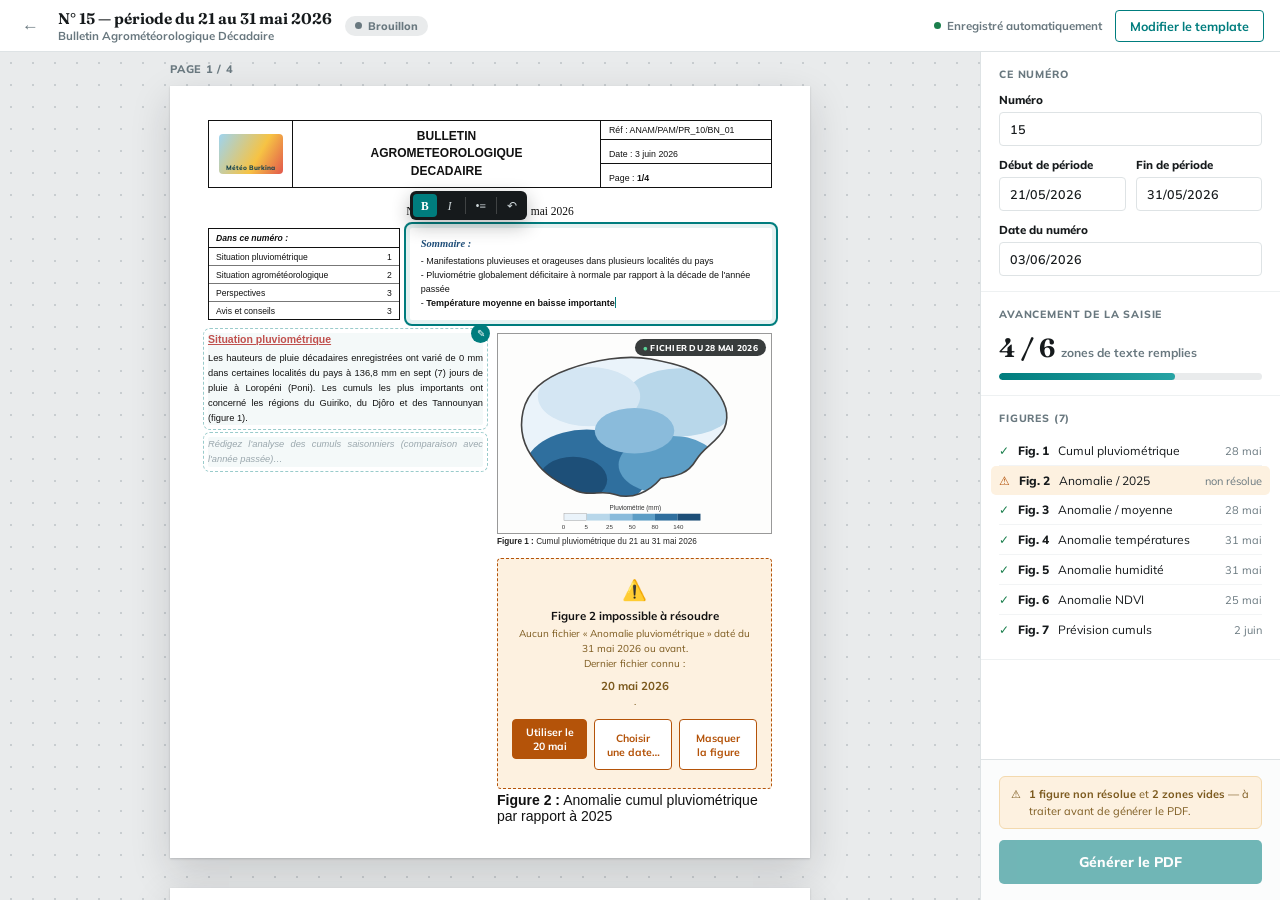
<file: design/mockups/04-issue-fill.html>
<!-- @dsCard group="Bulletin Studio" name="04 · Remplissage d'un numéro" -->
<!DOCTYPE html>
<html lang="fr">
<head>
<meta charset="utf-8">
<meta name="viewport" content="width=device-width, initial-scale=1">
<title>Bulletin Studio — Remplissage d'un numéro</title>
<link rel="preconnect" href="https://fonts.googleapis.com">
<link href="https://fonts.googleapis.com/css2?family=Fraunces:opsz,wght@9..144,500;9..144,650&family=Mulish:wght@400;600;700;800&display=swap" rel="stylesheet">
<style>
:root{
  --teal:#007d7e; --teal-dark:#00595a; --teal-ghost:#e3f1f1;
  --ink:#161a1c; --slate:#3e4c53; --muted:#69787f;
  --desk:#e9ebec; --line:#dee3e5;
  --amber:#b45309; --amber-bg:#fdf1e0; --amber-line:#f3d9ae;
  --green:#1b7f4d; --green-bg:#e6f4ec;
  --sidebar:#1d2a30;
  --ui:"Mulish",sans-serif; --display:"Fraunces",serif;
  --doc:Arial,Helvetica,sans-serif;
}
*{box-sizing:border-box;margin:0;padding:0}
body{font-family:var(--ui);background:var(--desk);color:var(--ink);font-size:14px;-webkit-font-smoothing:antialiased;overflow:hidden}
.app{display:flex;flex-direction:column;height:100vh}

/* top bar */
.bar{display:flex;align-items:center;gap:13px;background:#fff;border-bottom:1px solid var(--line);padding:0 16px;height:52px;flex-shrink:0;z-index:30}
.bar .back{color:var(--muted);text-decoration:none;font-size:17px;padding:6px}
.bar .name{font-family:var(--display);font-size:15.5px;font-weight:650}
.bar .sub{font-size:11.5px;color:var(--muted);font-weight:700}
.st{display:inline-flex;align-items:center;gap:6px;border-radius:11px;padding:3px 10px;font-size:11px;font-weight:800;background:var(--desk);color:var(--muted)}
.st:before{content:"";width:7px;height:7px;border-radius:50%;background:currentColor}
.saved{display:flex;align-items:center;gap:6px;color:var(--muted);font-size:11.5px;font-weight:700;margin-left:auto}
.saved .dot{width:7px;height:7px;border-radius:50%;background:var(--green)}
.btn{display:inline-flex;align-items:center;gap:7px;border:1px solid transparent;border-radius:4px;padding:7px 14px;font:700 12.5px var(--ui);cursor:pointer;text-decoration:none}
.btn.sec{background:#fff;color:var(--teal);border-color:var(--teal)}

.work{flex:1;display:flex;min-height:0}
.canvas{flex:1;overflow:auto;padding:34px 40px 80px;background:radial-gradient(circle,#c8cdd0 1px,transparent 1px) 0 0/22px 22px,var(--desk)}
.sheet{width:640px;margin:0 auto 30px;background:#fff;box-shadow:0 1px 2px rgba(22,26,28,.18),0 14px 38px rgba(22,26,28,.16);padding:34px 38px;position:relative;font-family:var(--doc);color:#111}
.sheet .pageno{position:absolute;top:-24px;left:0;font:800 11px var(--ui);color:var(--muted);letter-spacing:.07em}

/* doc look (resolved values, no chips) */
.hdr-tbl{display:flex;border:1.6px solid #111;font-size:10px}
.hdr-tbl .c{padding:7px 9px;border-right:1.6px solid #111}
.hdr-tbl .c:last-child{border-right:none}
.logo-ph{width:84px;display:grid;place-items:center}
.logo-ph .img{width:64px;height:40px;border-radius:4px;background:linear-gradient(120deg,#9ed4f0 0%,#f6c344 60%,#e2574c 100%);position:relative;overflow:hidden}
.logo-ph .img:after{content:"Météo Burkina";position:absolute;inset:auto 0 2px;text-align:center;font:800 6.5px var(--ui);color:#14424e}
.hdr-mid{flex:1;display:grid;place-items:center;text-align:center;font-weight:bold;font-size:12px;line-height:1.45}
.hdr-ref{width:170px;font-size:8.8px;display:flex;flex-direction:column;justify-content:space-between;padding:0!important}
.hdr-ref>div{padding:4px 8px;border-bottom:1.2px solid #111}
.hdr-ref>div:last-child{border-bottom:none}
.issue-line{text-align:center;margin:13px 0 11px;font-size:11.5px;font-family:'Times New Roman',serif}
.boxes{display:flex;gap:10px}
.toc{width:34%;border:1.2px solid #111;font-size:8.6px}
.toc .t{font-weight:bold;padding:4px 7px;border-bottom:1.2px solid #111;font-style:italic}
.toc .r{display:flex;justify-content:space-between;padding:3.5px 7px;border-bottom:.8px solid #777}
.toc .r:last-child{border-bottom:none}
.hl{flex:1;background:#f2efe6;padding:8px 11px;font-size:9px;line-height:1.55}
.hl .t{font-style:italic;font-weight:bold;color:#1f4e79;font-size:10.5px;margin-bottom:3px;font-family:'Times New Roman',serif}
.cols2{display:flex;gap:14px;margin-top:13px}
.cols2 .col{flex:1;min-width:0}
.doc-h{color:#c0504d;text-decoration:underline;font-size:10.5px;font-weight:bold;margin-bottom:6px}
.doc-p{font-size:9.3px;line-height:1.6;text-align:justify}
.fig .map{border:.8px solid #999;display:block;width:100%}
.fig .cap{font-size:8.2px;margin-top:3px;color:#222}

/* ── editable zones ── */
.ez{position:relative;border-radius:2px}
.ez.fillable{background:rgba(0,125,126,.045);outline:1.5px dashed rgba(0,125,126,.4);outline-offset:4px;cursor:text}
.ez.fillable:hover{outline-color:var(--teal)}
.ez.active{background:#fff;outline:2px solid var(--teal);outline-offset:4px;box-shadow:0 0 0 6px rgba(0,125,126,.1)}
.ez .pencil{position:absolute;top:-9px;right:-7px;width:19px;height:19px;border-radius:50%;background:var(--teal);color:#fff;display:grid;place-items:center;font-size:9.5px}
.ez.locked:hover{outline:1.5px solid #c4ccd0;outline-offset:4px}
.ez.locked:hover:after{content:"Issu du template — modifier dans l'éditeur de template";position:absolute;top:-26px;left:0;background:var(--ink);color:#fff;font:700 9.5px var(--ui);padding:4px 9px;border-radius:4px;white-space:nowrap;z-index:5}
.ez.empty .doc-p{color:#9aa7ad;font-style:italic}
/* floating toolbar */
.tb{position:absolute;top:-37px;left:0;display:flex;gap:1px;background:var(--ink);border-radius:6px;padding:3px;box-shadow:0 6px 18px rgba(22,26,28,.3);z-index:6}
.tb button{border:none;background:transparent;color:#cfd8db;min-width:24px;height:23px;border-radius:4px;cursor:pointer;font-size:11.5px;font-family:Georgia,serif}
.tb button:hover{background:rgba(255,255,255,.14);color:#fff}
.tb button.on{background:var(--teal);color:#fff}
.tb .sep{width:1px;background:rgba(255,255,255,.18);margin:3px 2px}
.caret{display:inline-block;width:1.5px;height:11px;background:var(--teal);vertical-align:-2px;animation:bl 1s steps(1) infinite}
@keyframes bl{50%{opacity:0}}
/* resolved map chip */
.mapchip{position:absolute;top:6px;right:6px;background:rgba(22,26,28,.85);color:#fff;font:800 8.5px var(--ui);padding:3px 8px;border-radius:9px;letter-spacing:.03em}
.mapchip.ok:before{content:"● ";color:#5ad398}
/* unresolved figure */
.unres{border:1.6px dashed var(--amber);background:var(--amber-bg);border-radius:4px;padding:18px 14px;text-align:center;font-family:var(--ui)}
.unres .ic{font-size:20px}
.unres b{display:block;font-size:11.5px;margin-top:6px}
.unres p{font-size:10px;color:#7c5a1e;margin-top:3px;line-height:1.5}
.unres .acts{display:flex;gap:7px;justify-content:center;margin-top:10px}
.unres .acts button{border:1px solid var(--amber);background:#fff;color:var(--amber);border-radius:4px;padding:5px 11px;font:700 10.5px var(--ui);cursor:pointer}
.unres .acts button.f{background:var(--amber);color:#fff}

/* ── right rail ── */
.rail{width:300px;background:#fff;border-left:1px solid var(--line);overflow-y:auto;flex-shrink:0;display:flex;flex-direction:column}
.rail .grp{padding:15px 18px;border-bottom:1px solid #eef1f2}
.rail .gt{font-size:10.5px;font-weight:800;letter-spacing:.08em;text-transform:uppercase;color:var(--muted);margin-bottom:11px}
.f{margin-bottom:11px}.f:last-child{margin-bottom:0}
.f label{display:block;font-size:11.5px;font-weight:800;margin-bottom:5px}
.f input{width:100%;border:1px solid var(--line);border-radius:4px;padding:8px 10px;font:600 12.5px var(--ui);color:var(--ink)}
.grid2{display:grid;grid-template-columns:1fr 1fr;gap:10px}
/* progress */
.prog .nums{display:flex;align-items:baseline;gap:6px}
.prog .big{font-family:var(--display);font-size:26px;font-weight:650}
.prog .lbl{font-size:12px;color:var(--muted);font-weight:700}
.pbar{height:7px;border-radius:4px;background:var(--desk);margin-top:9px;overflow:hidden}
.pbar div{width:67%;height:100%;border-radius:4px;background:linear-gradient(90deg,var(--teal),#27a3a4)}
/* figure list */
.fl{list-style:none}
.fl li{display:flex;align-items:center;gap:9px;padding:7px 0;font-size:12px;border-bottom:1px solid #f2f4f5}
.fl li:last-child{border:none}
.fl .ok{color:var(--green)}
.fl .warn{color:var(--amber)}
.fl b{font-weight:800}
.fl .d{margin-left:auto;color:var(--muted);font-size:11px}
.fl li.w{background:var(--amber-bg);margin:0 -8px;padding:7px 8px;border-radius:5px;border:none}
/* generate CTA */
.cta{margin-top:auto;padding:16px 18px;border-top:1px solid var(--line);background:#fbfcfc}
.gen{width:100%;border:none;border-radius:5px;padding:13px;font:800 14px var(--ui);background:var(--teal);color:#fff;cursor:pointer;display:flex;align-items:center;justify-content:center;gap:9px;opacity:.55}
.gen .spin{width:14px;height:14px;border:2.5px solid rgba(255,255,255,.4);border-top-color:#fff;border-radius:50%}
.blocknote{display:flex;gap:8px;background:var(--amber-bg);border:1px solid var(--amber-line);border-radius:6px;padding:9px 11px;font-size:11px;color:#7c5a1e;line-height:1.5;margin-bottom:11px}
</style>
</head>
<body>
<div class="app">

  <div class="bar">
    <a class="back" href="01-dashboard.html">←</a>
    <div>
      <div class="name">N° 15 — période du 21 au 31 mai 2026</div>
      <div class="sub">Bulletin Agrométéorologique Décadaire</div>
    </div>
    <span class="st">Brouillon</span>
    <div class="saved"><span class="dot"></span>Enregistré automatiquement</div>
    <a class="btn sec" href="03-template-editor.html">Modifier le template</a>
  </div>

  <div class="work">

    <!-- ════ A4 canvas — resolved issue ════ -->
    <div class="canvas">
      <div class="sheet">
        <div class="pageno">PAGE 1 / 4</div>

        <div class="ez locked">
          <div class="hdr-tbl">
            <div class="c logo-ph"><div class="img"></div></div>
            <div class="c hdr-mid">BULLETIN<br>AGROMETEOROLOGIQUE<br>DECADAIRE</div>
            <div class="c hdr-ref">
              <div>Réf : ANAM/PAM/PR_10/BN_01</div>
              <div>Date : 3 juin 2026</div>
              <div>Page : <b>1/4</b></div>
            </div>
          </div>
        </div>

        <p class="issue-line">N<sup>o</sup> 15 période du 21 au 31 mai 2026</p>

        <div class="boxes">
          <div class="toc">
            <div class="t">Dans ce numéro :</div>
            <div class="r"><span>Situation pluviométrique</span><span>1</span></div>
            <div class="r"><span>Situation agrométéorologique</span><span>2</span></div>
            <div class="r"><span>Perspectives</span><span>3</span></div>
            <div class="r"><span>Avis et conseils</span><span>3</span></div>
          </div>
          <!-- editable highlights box, ACTIVE with toolbar -->
          <div class="ez active hl" contenteditable="true">
            <div class="tb">
              <button class="on" style="font-weight:bold">B</button>
              <button style="font-style:italic">I</button>
              <div class="sep"></div>
              <button>•≡</button>
              <div class="sep"></div>
              <button title="Annuler">↶</button>
            </div>
            <div class="t">Sommaire :</div>
            - Manifestations pluvieuses et orageuses dans plusieurs localités du pays<br>
            - Pluviométrie globalement déficitaire à normale par rapport à la décade de l'année passée<br>
            - <b>Température moyenne en baisse importante</b><span class="caret"></span>
          </div>
        </div>

        <div class="cols2">
          <div class="col">
            <!-- filled prose zone -->
            <div class="ez fillable">
              <span class="pencil">✎</span>
              <div class="doc-h">Situation pluviométrique</div>
              <p class="doc-p">Les hauteurs de pluie décadaires enregistrées ont varié de 0 mm dans certaines localités du pays à 136,8 mm en sept (7) jours de pluie à Loropéni (Poni). Les cumuls les plus importants ont concerné les régions du Guiriko, du Djôro et des Tannounyan (figure 1).</p>
            </div>
            <!-- empty prose zone -->
            <div class="ez fillable empty" style="margin-top:12px">
              <p class="doc-p">Rédigez l'analyse des cumuls saisonniers (comparaison avec l'année passée)…</p>
            </div>
          </div>
          <div class="col">
            <div class="ez" style="position:relative">
              <div class="fig">
                <div style="position:relative">
                  <span class="mapchip ok">FICHIER DU 28 MAI 2026</span>
                  <svg class="map" viewBox="0 0 240 175" xmlns="http://www.w3.org/2000/svg">
                    <rect width="240" height="175" fill="#fdfdfc"/>
                    <defs><clipPath id="bf3"><path d="M22,68 C26,50 42,38 62,31 C84,23 112,18 134,22 C156,26 176,31 188,45 C198,56 205,69 199,83 C193,95 181,99 174,111 C167,123 157,125 143,127 C133,139 117,146 103,141 C91,137 81,143 69,138 C55,132 41,124 33,112 C24,101 18,86 22,68 Z"/></clipPath></defs>
                    <g clip-path="url(#bf3)">
                      <rect width="240" height="175" fill="#eaf3fa"/>
                      <ellipse cx="78" cy="120" rx="55" ry="36" fill="#2f6f9e"/>
                      <ellipse cx="66" cy="128" rx="30" ry="20" fill="#1d4f78"/>
                      <ellipse cx="150" cy="115" rx="44" ry="26" fill="#5d9ec6"/>
                      <ellipse cx="160" cy="60" rx="50" ry="30" fill="#b8d7ea"/>
                      <ellipse cx="80" cy="55" rx="45" ry="26" fill="#d4e6f3"/>
                      <ellipse cx="120" cy="85" rx="35" ry="20" fill="#8abbdb"/>
                    </g>
                    <path d="M22,68 C26,50 42,38 62,31 C84,23 112,18 134,22 C156,26 176,31 188,45 C198,56 205,69 199,83 C193,95 181,99 174,111 C167,123 157,125 143,127 C133,139 117,146 103,141 C91,137 81,143 69,138 C55,132 41,124 33,112 C24,101 18,86 22,68 Z" fill="none" stroke="#444" stroke-width="1.4"/>
                    <g transform="translate(58,158)">
                      <rect x="0" width="20" height="6" fill="#eaf3fa" stroke="#999" stroke-width=".4"/>
                      <rect x="20" width="20" height="6" fill="#b8d7ea"/><rect x="40" width="20" height="6" fill="#8abbdb"/>
                      <rect x="60" width="20" height="6" fill="#5d9ec6"/><rect x="80" width="20" height="6" fill="#2f6f9e"/><rect x="100" width="20" height="6" fill="#1d4f78"/>
                      <g font-family="Arial" font-size="5.4" fill="#333"><text y="13" x="-2">0</text><text y="13" x="18">5</text><text y="13" x="37">25</text><text y="13" x="57">50</text><text y="13" x="77">80</text><text y="13" x="96">140</text></g>
                      <text y="-3" x="40" font-family="Arial" font-size="5.6" fill="#333">Pluviométrie (mm)</text>
                    </g>
                  </svg>
                </div>
                <p class="cap"><b>Figure 1 :</b> Cumul pluviométrique du 21 au 31 mai 2026</p>
              </div>
            </div>

            <!-- unresolved figure -->
            <div class="ez" style="margin-top:12px">
              <div class="unres">
                <div class="ic">⚠️</div>
                <b>Figure 2 impossible à résoudre</b>
                <p>Aucun fichier « Anomalie pluviométrique » daté du 31 mai 2026 ou avant.<br>Dernier fichier connu : <b>20 mai 2026</b>.</p>
                <div class="acts">
                  <button class="f">Utiliser le 20 mai</button>
                  <button>Choisir une date…</button>
                  <button>Masquer la figure</button>
                </div>
              </div>
              <p class="cap" style="margin-top:3px"><b>Figure 2 :</b> Anomalie cumul pluviométrique par rapport à 2025</p>
            </div>
          </div>
        </div>
      </div><!-- /sheet -->

      <div class="sheet" style="height:220px;overflow:hidden">
        <div class="pageno">PAGE 2 / 4</div>
        <div class="hdr-tbl">
          <div class="c logo-ph"><div class="img"></div></div>
          <div class="c hdr-mid">BULLETIN<br>AGROMETEOROLOGIQUE<br>DECADAIRE</div>
          <div class="c hdr-ref"><div>Réf : ANAM/PAM/PR_10/BN_01</div><div>Date : 3 juin 2026</div><div>Page : <b>2/4</b></div></div>
        </div>
        <div class="cols2">
          <div class="col"><div class="ez fillable empty"><p class="doc-p">Rédigez l'évolution de la température moyenne…</p></div></div>
          <div class="col"><div class="ez"><div class="fig"><div style="position:relative"><span class="mapchip ok">FICHIER DU 31 MAI 2026</span><div style="height:90px;background:linear-gradient(135deg,#dbe9f5,#1d4f78 75%);border:.8px solid #999"></div></div><p class="cap"><b>Figure 4 :</b> Anomalie des températures moyennes</p></div></div></div>
        </div>
      </div>
    </div>

    <!-- ════ right rail ════ -->
    <aside class="rail">
      <div class="grp">
        <div class="gt">Ce numéro</div>
        <div class="f"><label>Numéro</label><input value="15"></div>
        <div class="grid2">
          <div class="f"><label>Début de période</label><input value="21/05/2026"></div>
          <div class="f"><label>Fin de période</label><input value="31/05/2026"></div>
        </div>
        <div class="f"><label>Date du numéro</label><input value="03/06/2026"></div>
      </div>

      <div class="grp prog">
        <div class="gt">Avancement de la saisie</div>
        <div class="nums"><span class="big">4 / 6</span><span class="lbl">zones de texte remplies</span></div>
        <div class="pbar"><div></div></div>
      </div>

      <div class="grp">
        <div class="gt">Figures (7)</div>
        <ul class="fl">
          <li><span class="ok">✓</span><b>Fig. 1</b> Cumul pluviométrique<span class="d">28 mai</span></li>
          <li class="w"><span class="warn">⚠</span><b>Fig. 2</b> Anomalie / 2025<span class="d">non résolue</span></li>
          <li><span class="ok">✓</span><b>Fig. 3</b> Anomalie / moyenne<span class="d">28 mai</span></li>
          <li><span class="ok">✓</span><b>Fig. 4</b> Anomalie températures<span class="d">31 mai</span></li>
          <li><span class="ok">✓</span><b>Fig. 5</b> Anomalie humidité<span class="d">31 mai</span></li>
          <li><span class="ok">✓</span><b>Fig. 6</b> Anomalie NDVI<span class="d">25 mai</span></li>
          <li><span class="ok">✓</span><b>Fig. 7</b> Prévision cumuls<span class="d">2 juin</span></li>
        </ul>
      </div>

      <div class="cta">
        <div class="blocknote">⚠ <span><b>1 figure non résolue</b> et <b>2 zones vides</b> — à traiter avant de générer le PDF.</span></div>
        <button class="gen" disabled><span class="spin" style="display:none"></span>Générer le PDF</button>
      </div>
    </aside>

  </div>
</div>
</body>
</html>
</file>
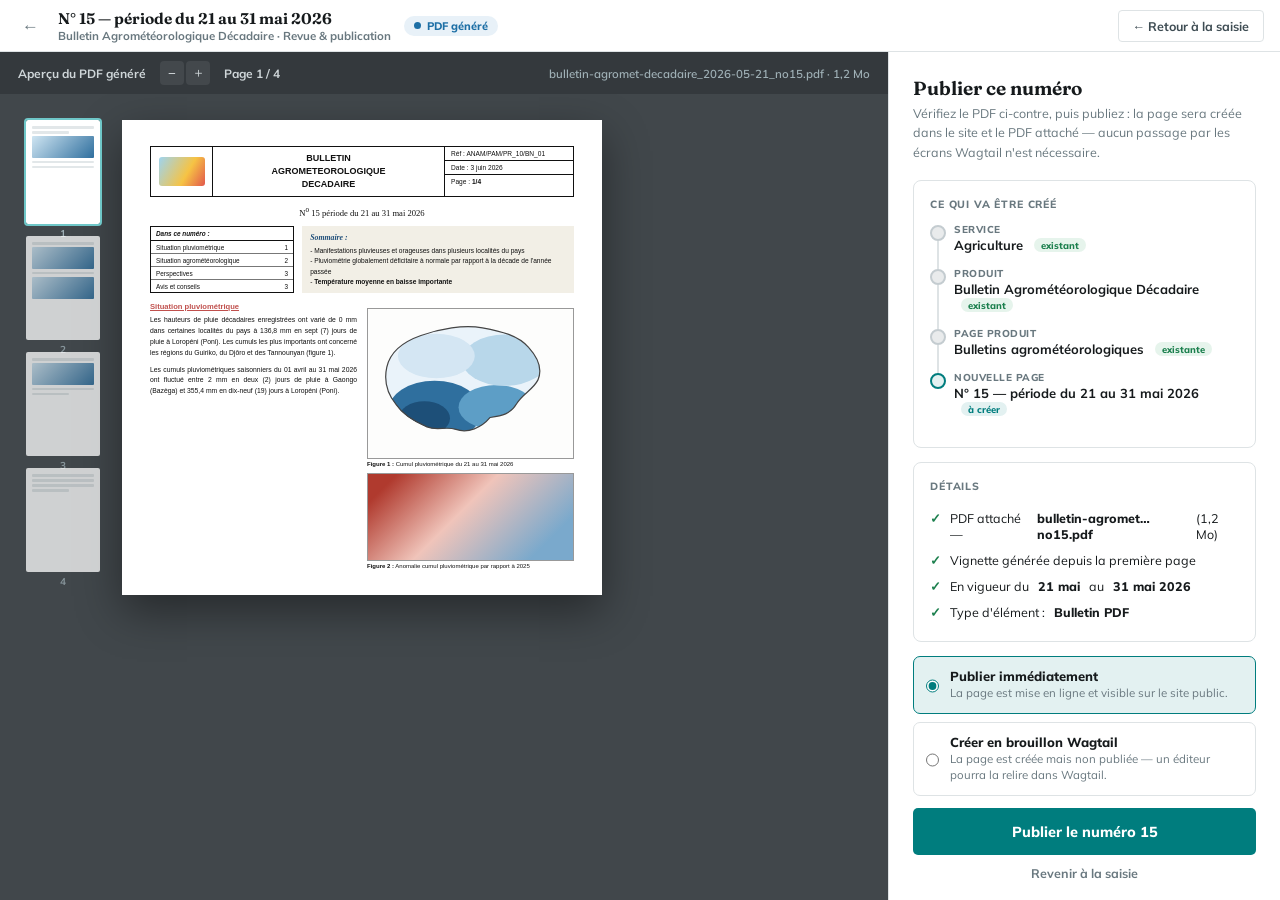
<file: design/mockups/05-issue-publish.html>
<!-- @dsCard group="Bulletin Studio" name="05 · Revue & publication" -->
<!DOCTYPE html>
<html lang="fr">
<head>
<meta charset="utf-8">
<meta name="viewport" content="width=device-width, initial-scale=1">
<title>Bulletin Studio — Revue &amp; publication</title>
<link rel="preconnect" href="https://fonts.googleapis.com">
<link href="https://fonts.googleapis.com/css2?family=Fraunces:opsz,wght@9..144,500;9..144,650&family=Mulish:wght@400;600;700;800&display=swap" rel="stylesheet">
<style>
:root{
  --teal:#007d7e; --teal-dark:#00595a; --teal-ghost:#e3f1f1;
  --ink:#161a1c; --slate:#3e4c53; --muted:#69787f;
  --desk:#e9ebec; --line:#dee3e5;
  --amber:#b45309; --amber-bg:#fdf1e0;
  --green:#1b7f4d; --green-bg:#e6f4ec; --green-line:#bfe3cd;
  --sidebar:#1d2a30;
  --ui:"Mulish",sans-serif; --display:"Fraunces",serif;
  --doc:Arial,Helvetica,sans-serif;
}
*{box-sizing:border-box;margin:0;padding:0}
body{font-family:var(--ui);background:var(--desk);color:var(--ink);font-size:14px;-webkit-font-smoothing:antialiased;overflow:hidden}
.app{display:flex;flex-direction:column;height:100vh}

.bar{display:flex;align-items:center;gap:13px;background:#fff;border-bottom:1px solid var(--line);padding:0 16px;height:52px;flex-shrink:0}
.bar .back{color:var(--muted);text-decoration:none;font-size:17px;padding:6px}
.bar .name{font-family:var(--display);font-size:15.5px;font-weight:650}
.bar .sub{font-size:11.5px;color:var(--muted);font-weight:700}
.st{display:inline-flex;align-items:center;gap:6px;border-radius:11px;padding:3px 10px;font-size:11px;font-weight:800;background:#e8f1f8;color:#1d6fa5}
.st:before{content:"";width:7px;height:7px;border-radius:50%;background:currentColor}
.bar .sp{flex:1}
.btn{display:inline-flex;align-items:center;gap:7px;border:1px solid transparent;border-radius:4px;padding:7px 14px;font:700 12.5px var(--ui);cursor:pointer;text-decoration:none}
.btn.ghost{background:transparent;color:var(--slate);border-color:var(--line)}

.work{flex:1;display:flex;min-height:0}

/* ── left: PDF viewer ── */
.pdfpane{flex:1;background:#41474b;display:flex;flex-direction:column;min-width:0}
.pdfbar{display:flex;align-items:center;gap:14px;background:#34393d;color:#cfd6d9;padding:9px 18px;font-size:12px;font-weight:700}
.pdfbar .zoom{display:flex;gap:2px}
.pdfbar .zoom button{width:24px;height:24px;border:none;border-radius:4px;background:rgba(255,255,255,.08);color:#cfd6d9;cursor:pointer}
.pdfbar .fname{margin-left:auto;font-weight:600;color:#9fb0b6;font-size:11.5px}
.pdfscroll{flex:1;overflow:auto;display:flex;gap:22px;padding:26px}
.pdfthumbs{display:flex;flex-direction:column;gap:12px;flex-shrink:0}
.pth{width:74px;height:104px;background:#fff;border-radius:2px;opacity:.75;cursor:pointer;position:relative;padding:6px;display:flex;flex-direction:column;gap:2.5px}
.pth.on{outline:2.5px solid #6fc7c8;opacity:1}
.pth .n{position:absolute;bottom:-16px;left:0;right:0;text-align:center;font-size:10px;color:#9fb0b6;font-weight:700}
.pth .l{height:2.5px;background:#e2e7e9;border-radius:1px}
.pth .l.w60{width:60%}
.pth .m{height:22px;background:linear-gradient(135deg,#cfe5f2,#2f6f9e);border-radius:1px}
.pdfpage{width:480px;background:#fff;box-shadow:0 16px 42px rgba(0,0,0,.42);padding:26px 28px;font-family:var(--doc);color:#111;flex-shrink:0;height:fit-content}
/* doc mini layout */
.hdr-tbl{display:flex;border:1.3px solid #111;font-size:8px}
.hdr-tbl .c{padding:5px 7px;border-right:1.3px solid #111}
.hdr-tbl .c:last-child{border-right:none}
.logo-ph{width:62px;display:grid;place-items:center}
.logo-ph .img{width:46px;height:29px;border-radius:3px;background:linear-gradient(120deg,#9ed4f0 0%,#f6c344 60%,#e2574c 100%)}
.hdr-mid{flex:1;display:grid;place-items:center;text-align:center;font-weight:bold;font-size:9px;line-height:1.45}
.hdr-ref{width:128px;font-size:6.6px;display:flex;flex-direction:column;padding:0!important}
.hdr-ref>div{padding:3px 6px;border-bottom:1px solid #111}
.hdr-ref>div:last-child{border-bottom:none}
.issue-line{text-align:center;margin:9px 0 8px;font-size:8.6px;font-family:'Times New Roman',serif}
.boxes{display:flex;gap:8px}
.toc{width:34%;border:1px solid #111;font-size:6.4px}
.toc .t{font-weight:bold;padding:3px 5px;border-bottom:1px solid #111;font-style:italic}
.toc .r{display:flex;justify-content:space-between;padding:2.5px 5px;border-bottom:.6px solid #777}
.toc .r:last-child{border:none}
.hl{flex:1;background:#f2efe6;padding:6px 8px;font-size:6.6px;line-height:1.55}
.hl .t{font-style:italic;font-weight:bold;color:#1f4e79;font-size:7.8px;margin-bottom:2px;font-family:'Times New Roman',serif}
.cols2{display:flex;gap:10px;margin-top:9px}
.cols2 .col{flex:1;min-width:0}
.doc-h{color:#c0504d;text-decoration:underline;font-size:7.6px;font-weight:bold;margin-bottom:4px}
.doc-p{font-size:6.8px;line-height:1.6;text-align:justify}
.fig{margin-top:6px}
.fig .map{border:.6px solid #999;display:block;width:100%}
.fig .cap{font-size:6px;margin-top:2px}

/* ── right: publish panel ── */
.pub{width:392px;background:#fff;border-left:1px solid var(--line);overflow-y:auto;flex-shrink:0;padding:24px}
.pub h2{font-family:var(--display);font-size:19px;font-weight:650;margin-bottom:4px}
.pub .lead{color:var(--muted);font-size:12.5px;line-height:1.55;margin-bottom:18px}
.card{border:1px solid var(--line);border-radius:8px;padding:16px;margin-bottom:14px}
.card .ct{font-size:10.5px;font-weight:800;letter-spacing:.08em;text-transform:uppercase;color:var(--muted);margin-bottom:12px}
/* chain breadcrumb */
.chain{list-style:none}
.chain li{display:flex;gap:10px;position:relative;padding:0 0 14px 24px}
.chain li:before{content:"";position:absolute;left:7px;top:18px;bottom:-2px;width:2px;background:var(--line)}
.chain li:last-child:before{display:none}
.chain .b{position:absolute;left:0;top:2px;width:16px;height:16px;border-radius:50%;background:var(--desk);border:2px solid #c4ccd0}
.chain li.new .b{background:var(--teal-ghost);border-color:var(--teal)}
.chain .k{font-size:10px;font-weight:800;letter-spacing:.05em;text-transform:uppercase;color:var(--muted)}
.chain .v{font-size:13px;font-weight:700;margin-top:1px}
.chain .tag{display:inline-block;font-size:9.5px;font-weight:800;border-radius:7px;padding:1px 7px;margin-left:7px;background:var(--green-bg);color:var(--green);vertical-align:1px}
.chain li.new .tag{background:var(--teal-ghost);color:var(--teal)}
/* details list */
.dl{list-style:none}
.dl li{display:flex;gap:9px;padding:5px 0;font-size:12.5px;align-items:baseline}
.dl li:before{content:"✓";color:var(--green);font-weight:800}
.dl b{font-weight:800}
/* radio */
.opt{display:flex;gap:11px;padding:11px 12px;border:1.5px solid var(--line);border-radius:7px;margin-bottom:8px;cursor:pointer}
.opt.sel{border-color:var(--teal);background:var(--teal-ghost)}
.opt input{accent-color:var(--teal);margin-top:2px}
.opt .ti{font-size:13px;font-weight:800}
.opt .de{font-size:11.5px;color:var(--muted);margin-top:1px;line-height:1.45}
.go{width:100%;border:none;border-radius:5px;padding:14px;font:800 14.5px var(--ui);background:var(--teal);color:#fff;cursor:pointer;margin-top:4px}
.go:hover{background:var(--teal-dark)}
.cancel{display:block;text-align:center;color:var(--muted);font-size:12.5px;font-weight:700;margin-top:10px;text-decoration:none}

/* success state (shown below as the post-publish variant) */
.success{margin-top:26px;border-top:2px dashed var(--line);padding-top:20px}
.success .var{font-size:10px;font-weight:800;letter-spacing:.1em;color:var(--muted);text-transform:uppercase;margin-bottom:12px}
.okcard{background:var(--green-bg);border:1px solid var(--green-line);border-radius:8px;padding:18px;text-align:center}
.okcard .ic{width:44px;height:44px;border-radius:50%;background:var(--green);color:#fff;display:grid;place-items:center;font-size:20px;margin:0 auto 10px}
.okcard b{font-size:15px;display:block}
.okcard p{font-size:12px;color:#2c6647;margin-top:4px;line-height:1.5}
.okcard .links{display:flex;gap:8px;justify-content:center;margin-top:14px;flex-wrap:wrap}
.okcard .links a{font-size:12px;font-weight:800;color:var(--green);border:1.5px solid var(--green);border-radius:4px;padding:7px 12px;text-decoration:none;background:#fff}
.okcard .links a.f{background:var(--green);color:#fff}
</style>
</head>
<body>
<div class="app">

  <div class="bar">
    <a class="back" href="04-issue-fill.html">←</a>
    <div>
      <div class="name">N° 15 — période du 21 au 31 mai 2026</div>
      <div class="sub">Bulletin Agrométéorologique Décadaire · Revue &amp; publication</div>
    </div>
    <span class="st">PDF généré</span>
    <div class="sp"></div>
    <a class="btn ghost" href="04-issue-fill.html">← Retour à la saisie</a>
  </div>

  <div class="work">

    <!-- ════ PDF viewer ════ -->
    <div class="pdfpane">
      <div class="pdfbar">
        <span>Aperçu du PDF généré</span>
        <div class="zoom"><button>−</button><button>＋</button></div>
        <span>Page 1 / 4</span>
        <span class="fname">bulletin-agromet-decadaire_2026-05-21_no15.pdf · 1,2 Mo</span>
      </div>
      <div class="pdfscroll">
        <div class="pdfthumbs">
          <div class="pth on"><div class="l"></div><div class="l w60"></div><div class="m"></div><div class="l"></div><div class="l"></div><span class="n">1</span></div>
          <div class="pth"><div class="l"></div><div class="m"></div><div class="l"></div><div class="m"></div><span class="n">2</span></div>
          <div class="pth"><div class="l"></div><div class="m"></div><div class="l"></div><div class="l w60"></div><span class="n">3</span></div>
          <div class="pth"><div class="l"></div><div class="l"></div><div class="l"></div><div class="l w60"></div><span class="n">4</span></div>
        </div>

        <div class="pdfpage">
          <div class="hdr-tbl">
            <div class="c logo-ph"><div class="img"></div></div>
            <div class="c hdr-mid">BULLETIN<br>AGROMETEOROLOGIQUE<br>DECADAIRE</div>
            <div class="c hdr-ref">
              <div>Réf : ANAM/PAM/PR_10/BN_01</div>
              <div>Date : 3 juin 2026</div>
              <div>Page : <b>1/4</b></div>
            </div>
          </div>
          <p class="issue-line">N<sup>o</sup> 15 période du 21 au 31 mai 2026</p>
          <div class="boxes">
            <div class="toc">
              <div class="t">Dans ce numéro :</div>
              <div class="r"><span>Situation pluviométrique</span><span>1</span></div>
              <div class="r"><span>Situation agrométéorologique</span><span>2</span></div>
              <div class="r"><span>Perspectives</span><span>3</span></div>
              <div class="r"><span>Avis et conseils</span><span>3</span></div>
            </div>
            <div class="hl">
              <div class="t">Sommaire :</div>
              - Manifestations pluvieuses et orageuses dans plusieurs localités du pays<br>
              - Pluviométrie globalement déficitaire à normale par rapport à la décade de l'année passée<br>
              - <b>Température moyenne en baisse importante</b>
            </div>
          </div>
          <div class="cols2">
            <div class="col">
              <div class="doc-h">Situation pluviométrique</div>
              <p class="doc-p">Les hauteurs de pluie décadaires enregistrées ont varié de 0 mm dans certaines localités du pays à 136,8 mm en sept (7) jours de pluie à Loropéni (Poni). Les cumuls les plus importants ont concerné les régions du Guiriko, du Djôro et des Tannounyan (figure 1).</p>
              <p class="doc-p" style="margin-top:6px">Les cumuls pluviométriques saisonniers du 01 avril au 31 mai 2026 ont fluctué entre 2 mm en deux (2) jours de pluie à Gaongo (Bazèga) et 355,4 mm en dix-neuf (19) jours à Loropéni (Poni).</p>
            </div>
            <div class="col">
              <div class="fig">
                <svg class="map" viewBox="0 0 240 175" xmlns="http://www.w3.org/2000/svg">
                  <rect width="240" height="175" fill="#fdfdfc"/>
                  <defs><clipPath id="bf5"><path d="M22,68 C26,50 42,38 62,31 C84,23 112,18 134,22 C156,26 176,31 188,45 C198,56 205,69 199,83 C193,95 181,99 174,111 C167,123 157,125 143,127 C133,139 117,146 103,141 C91,137 81,143 69,138 C55,132 41,124 33,112 C24,101 18,86 22,68 Z"/></clipPath></defs>
                  <g clip-path="url(#bf5)">
                    <rect width="240" height="175" fill="#eaf3fa"/>
                    <ellipse cx="78" cy="120" rx="55" ry="36" fill="#2f6f9e"/>
                    <ellipse cx="66" cy="128" rx="30" ry="20" fill="#1d4f78"/>
                    <ellipse cx="150" cy="115" rx="44" ry="26" fill="#5d9ec6"/>
                    <ellipse cx="160" cy="60" rx="50" ry="30" fill="#b8d7ea"/>
                    <ellipse cx="80" cy="55" rx="45" ry="26" fill="#d4e6f3"/>
                  </g>
                  <path d="M22,68 C26,50 42,38 62,31 C84,23 112,18 134,22 C156,26 176,31 188,45 C198,56 205,69 199,83 C193,95 181,99 174,111 C167,123 157,125 143,127 C133,139 117,146 103,141 C91,137 81,143 69,138 C55,132 41,124 33,112 C24,101 18,86 22,68 Z" fill="none" stroke="#444" stroke-width="1.4"/>
                </svg>
                <p class="cap"><b>Figure 1 :</b> Cumul pluviométrique du 21 au 31 mai 2026</p>
              </div>
              <div class="fig">
                <div style="height:88px;background:linear-gradient(135deg,#b03a2e 10%,#f0c4ba 45%,#7aa9cc 85%);border:.6px solid #999"></div>
                <p class="cap"><b>Figure 2 :</b> Anomalie cumul pluviométrique par rapport à 2025</p>
              </div>
            </div>
          </div>
        </div>
      </div>
    </div>

    <!-- ════ publish panel ════ -->
    <aside class="pub">
      <h2>Publier ce numéro</h2>
      <p class="lead">Vérifiez le PDF ci-contre, puis publiez : la page sera créée dans le site et le PDF attaché — aucun passage par les écrans Wagtail n'est nécessaire.</p>

      <div class="card">
        <div class="ct">Ce qui va être créé</div>
        <ul class="chain">
          <li><span class="b"></span><div><div class="k">Service</div><div class="v">Agriculture <span class="tag">existant</span></div></div></li>
          <li><span class="b"></span><div><div class="k">Produit</div><div class="v">Bulletin Agrométéorologique Décadaire <span class="tag">existant</span></div></div></li>
          <li><span class="b"></span><div><div class="k">Page produit</div><div class="v">Bulletins agrométéorologiques <span class="tag">existante</span></div></div></li>
          <li class="new"><span class="b"></span><div><div class="k">Nouvelle page</div><div class="v">N° 15 — période du 21 au 31 mai 2026 <span class="tag">à créer</span></div></div></li>
        </ul>
      </div>

      <div class="card">
        <div class="ct">Détails</div>
        <ul class="dl">
          <li>PDF attaché — <b>bulletin-agromet…no15.pdf</b> (1,2 Mo)</li>
          <li>Vignette générée depuis la première page</li>
          <li>En vigueur du <b>21 mai</b> au <b>31 mai 2026</b></li>
          <li>Type d'élément : <b>Bulletin PDF</b></li>
        </ul>
      </div>

      <label class="opt sel">
        <input type="radio" name="m" checked>
        <div><div class="ti">Publier immédiatement</div><div class="de">La page est mise en ligne et visible sur le site public.</div></div>
      </label>
      <label class="opt">
        <input type="radio" name="m">
        <div><div class="ti">Créer en brouillon Wagtail</div><div class="de">La page est créée mais non publiée — un éditeur pourra la relire dans Wagtail.</div></div>
      </label>

      <button class="go">Publier le numéro 15</button>
      <a class="cancel" href="04-issue-fill.html">Revenir à la saisie</a>

      <!-- post-publish variant -->
      <div class="success">
        <div class="var">Après publication — état de succès</div>
        <div class="okcard">
          <div class="ic">✓</div>
          <b>Numéro 15 publié</b>
          <p>La page a été créée sous « Bulletins agrométéorologiques » et le PDF est en ligne.</p>
          <div class="links">
            <a class="f" href="#">Voir la page publiée ↗</a>
            <a href="#">Ouvrir dans Wagtail</a>
            <a href="#">Télécharger le PDF</a>
          </div>
        </div>
      </div>
    </aside>

  </div>
</div>
</body>
</html>
</file>
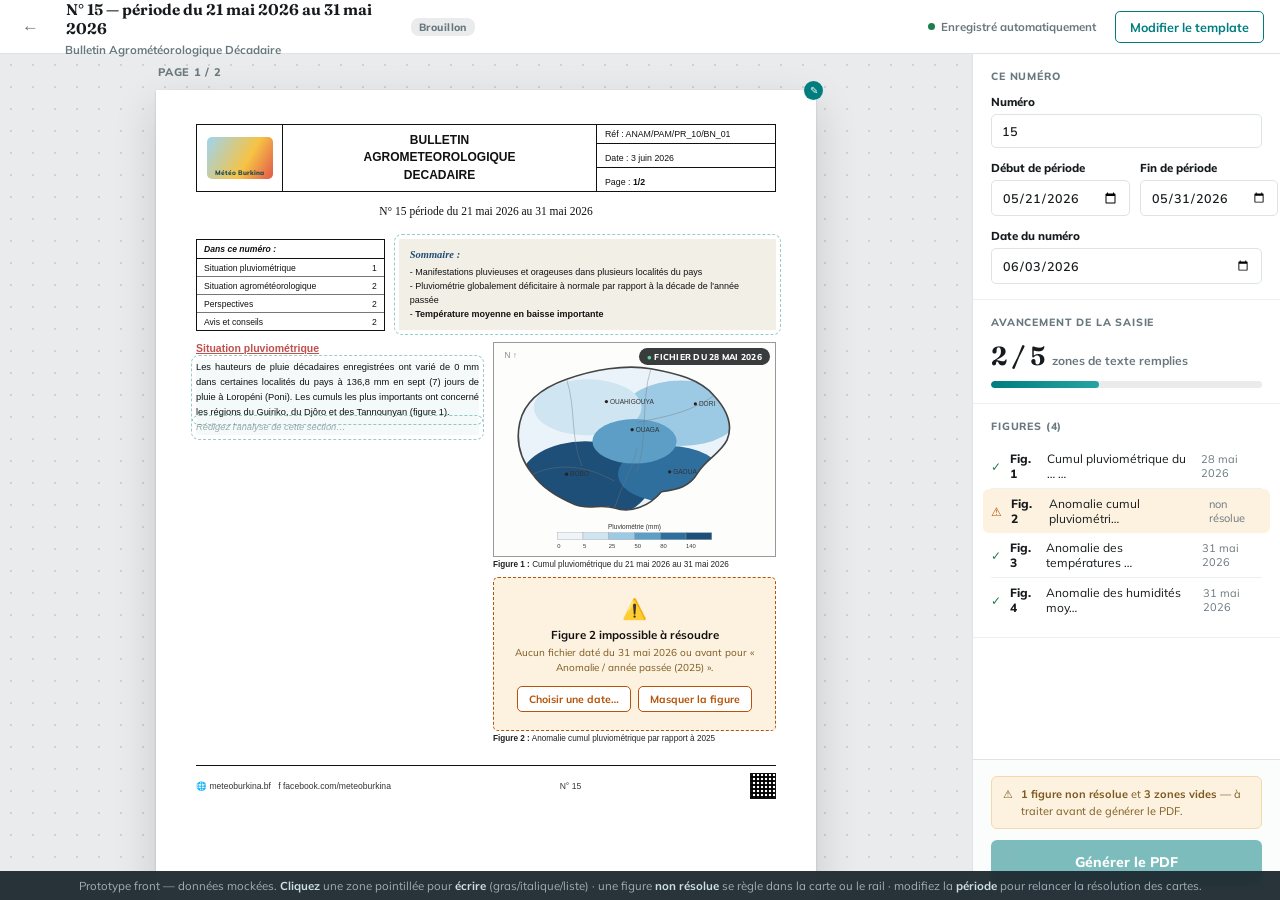
<file: design/prototype/issue-fill.html>
<!DOCTYPE html>
<html lang="fr">
<head>
<meta charset="utf-8">
<meta name="viewport" content="width=device-width, initial-scale=1">
<title>Bulletin Studio — Remplissage d'un numéro (prototype)</title>
<link rel="stylesheet" href="studio.css">
</head>
<body>
<div class="app mode-issue">

  <div class="bar">
    <a class="back" href="index.html" title="Retour">←</a>
    <div class="titleblock">
      <div class="name" id="issueTitle">N° 15 — période du 21 au 31 mai 2026</div>
      <div class="sub">Bulletin Agrométéorologique Décadaire</div>
    </div>
    <span class="tag draft" id="statusTag">Brouillon</span>
    <div class="saved" id="saved" style="margin-left:auto"><span class="dot"></span>Enregistré automatiquement</div>
    <a class="btn sec" href="template-editor.html">Modifier le template</a>
  </div>

  <div class="work">
    <div class="canvas" id="canvas"></div>

    <aside class="rail" id="rail"></aside>
  </div>

  <div class="hintbar">
    Prototype front — données mockées. <b>Cliquez</b> une zone pointillée pour <b>écrire</b> (gras/italique/liste) · une figure <b>non résolue</b> se règle dans la carte ou le rail · modifiez la <b>période</b> pour relancer la résolution des cartes.
  </div>
</div>

<script src="data.js"></script>
<script src="a4.js"></script>
<script>
(function () {
  "use strict";
  const D = window.STUDIO_DATA, A4 = window.A4;
  const $ = (s, r) => (r || document).querySelector(s);

  // ── state: a fresh template + an issue with prefilled content ─────────
  const state = D.sampleTemplate();
  const issue = {
    issue_number: D.SAMPLE_ISSUE.issue_number, issue_date: D.SAMPLE_ISSUE.issue_date,
    period_start: D.SAMPLE_ISSUE.period_start, period_end: D.SAMPLE_ISSUE.period_end,
  };
  const content = {};   // element_id -> { html, time, skip }

  // map prefill onto the template's editable element ids (document order)
  (function seed() {
    let textCount = 0;
    state.pages.forEach((pg) => pg.sections.forEach((sec) => (sec.rows || []).forEach((row) =>
      (row.columns || []).forEach((col) => (col.elements || []).forEach((el) => {
        if (el.type === "box" && el.variant === "highlights") content[el.id] = { html: D.SAMPLE_ISSUE.prefill.highlights };
        else if (el.type === "text" && el.editable) {
          textCount++;
          if (textCount === 1) content[el.id] = { html: "<p>" + D.SAMPLE_ISSUE.prefill.pluvio1 + "</p>" };
        }
      })))));
  })();

  // ── map resolution ────────────────────────────────────────────────────
  function latestBefore(timestamps, anchor) {
    let best = null;
    timestamps.forEach((t) => { if (t <= anchor && (!best || t > best)) best = t; });
    return best;
  }
  function resolveMapIssue(el) {
    const layer = D.LAYER_INDEX[el.layer_id];
    const ov = content[el.id] || {};
    if (ov.skip) return { kind: "skipped" };
    if (!layer) return { kind: "unresolved", message: "Couche introuvable" };
    const anchor = issue.period_end || issue.issue_date;
    const time = ov.time || latestBefore(layer.timestamps, anchor);
    if (!time) {
      return { kind: "unresolved",
        message: `Aucun fichier daté du ${D.frDate(anchor)} ou avant pour « ${layer.title} ».`,
        lastKnown: null, layerId: el.layer_id };
    }
    return { kind: "resolved", dateLabel: time,
      svg: D.mapSVG(layer, { legend: el.show_legend !== false, boundaries: el.show_boundaries !== false }) };
  }

  // ── render ───────────────────────────────────────────────────────────
  let lastResult = null;
  function refresh() {
    lastResult = A4.render($("#canvas"), state, { mode: "issue", issue, content, resolveMap: resolveMapIssue });
    renderRail();
  }

  function counts() {
    const zones = lastResult.zones;
    const empty = zones.filter((z) => !z.filled).length;
    const figs = lastResult.figures;
    const unresolved = figs.filter((f) => f.resolution.kind === "unresolved").length;
    return { totalZones: zones.length, filled: zones.length - empty, empty, unresolved, figs };
  }

  function renderRail() {
    const c = counts();
    const pct = c.totalZones ? Math.round(c.filled / c.totalZones * 100) : 100;
    const figRows = c.figs.map((f) => {
      const r = f.resolution;
      if (r.kind === "resolved")
        return `<li><span class="ico ok">✓</span><b>Fig. ${f.num}</b> ${shortCap(f.caption)}<span class="d">${D.frDate(r.dateLabel)}</span></li>`;
      if (r.kind === "skipped")
        return `<li><span class="ico" style="color:#9aa7ad">∅</span><b>Fig. ${f.num}</b> ${shortCap(f.caption)}<span class="d">masquée</span></li>`;
      return `<li class="w" data-gofig="${f.id}"><span class="ico warn">⚠</span><b>Fig. ${f.num}</b> ${shortCap(f.caption)}<span class="d">non résolue</span></li>`;
    }).join("");

    const blocked = c.unresolved > 0 || c.empty > 0;
    let note;
    if (blocked) {
      const bits = [];
      if (c.unresolved) bits.push(`<b>${c.unresolved} figure${c.unresolved > 1 ? "s" : ""} non résolue${c.unresolved > 1 ? "s" : ""}</b>`);
      if (c.empty) bits.push(`<b>${c.empty} zone${c.empty > 1 ? "s" : ""} vide${c.empty > 1 ? "s" : ""}</b>`);
      note = `<div class="blocknote">⚠ <span>${bits.join(" et ")} — à traiter avant de générer le PDF.</span></div>`;
    } else {
      note = `<div class="blocknote ok">✓ <span>Tout est prêt : ${c.totalZones} zones remplies, ${c.figs.length} figures résolues.</span></div>`;
    }

    $("#rail").innerHTML = `
      <div class="grp"><div class="gt">Ce numéro</div>
        <div class="f"><label>Numéro</label><input type="text" id="m_num" value="${attr(issue.issue_number)}"></div>
        <div class="grid2">
          <div class="f"><label>Début de période</label><input type="date" id="m_ps" value="${issue.period_start}"></div>
          <div class="f"><label>Fin de période</label><input type="date" id="m_pe" value="${issue.period_end}"></div>
        </div>
        <div class="f"><label>Date du numéro</label><input type="date" id="m_id" value="${issue.issue_date}"></div>
      </div>
      <div class="grp prog"><div class="gt">Avancement de la saisie</div>
        <div class="nums"><span class="big">${c.filled} / ${c.totalZones}</span><span class="lbl">zones de texte remplies</span></div>
        <div class="pbar"><div style="width:${pct}%"></div></div>
      </div>
      <div class="grp"><div class="gt">Figures (${c.figs.length})</div>
        <ul class="fl">${figRows}</ul></div>
      <div class="cta">
        ${note}
        <button class="gen" id="genBtn" ${blocked ? "disabled" : ""}>Générer le PDF</button>
      </div>`;

    // wire rail
    $("#m_num").oninput = (e) => { issue.issue_number = e.target.value; syncTitle(); };
    $("#m_ps").onchange = (e) => { issue.period_start = e.target.value; syncTitle(); refresh(); };
    $("#m_pe").onchange = (e) => { issue.period_end = e.target.value; syncTitle(); refresh(); flash("Période modifiée — cartes ré-résolues."); };
    $("#m_id").onchange = (e) => { issue.issue_date = e.target.value; refresh(); };
    $("#genBtn").onclick = generate;
    $("#rail").querySelectorAll("[data-gofig]").forEach((li) => {
      li.onclick = () => {
        const node = $(`.unres[data-unres="${li.getAttribute("data-gofig")}"]`);
        if (node) node.scrollIntoView({ behavior: "smooth", block: "center" });
      };
    });
  }
  function shortCap(c) { const s = (c || "").replace(/\{[^}]+\}/g, "…"); return s.length > 26 ? s.slice(0, 26) + "…" : s; }
  function attr(s) { return String(s == null ? "" : s).replace(/"/g, "&quot;"); }

  function syncTitle() {
    $("#issueTitle").textContent = `N° ${issue.issue_number} — période du ${D.frDate(issue.period_start)} au ${D.frDate(issue.period_end)}`;
  }

  // ── canvas: inline editing + map actions ──────────────────────────────
  const canvas = $("#canvas");

  canvas.addEventListener("input", (e) => {
    const node = e.target.closest("[contenteditable][data-el]");
    if (!node) return;
    const id = node.getAttribute("data-el");
    content[id] = content[id] || {};
    content[id].html = node.innerHTML;
    // update filled state live without full re-render (preserve caret)
    const ez = node.closest(".ez.fillable");
    if (ez) {
      const filled = node.innerText.trim().length > 0;
      ez.classList.toggle("filled", filled); ez.classList.toggle("empty", !filled);
    }
    updateProgressOnly();
  });

  // paste as sanitized text
  canvas.addEventListener("paste", (e) => {
    const node = e.target.closest("[contenteditable]");
    if (!node) return;
    e.preventDefault();
    const text = (e.clipboardData || window.clipboardData).getData("text/plain");
    document.execCommand("insertText", false, text);
  });

  canvas.addEventListener("focusin", (e) => {
    const node = e.target.closest(".ez.fillable [contenteditable]");
    if (node) { node.closest(".ez.fillable").classList.add("editing"); showToolbar(node); }
  });
  canvas.addEventListener("focusout", (e) => {
    const ez = e.target.closest(".ez.fillable");
    if (ez) ez.classList.remove("editing");
    setTimeout(() => { if (!document.activeElement || !document.activeElement.isContentEditable) hideToolbar(); }, 120);
  });

  canvas.addEventListener("click", (e) => {
    const use = e.target.closest("[data-use]");
    if (use) { setTime(use.getAttribute("data-use"), use.getAttribute("data-time")); return; }
    const hide = e.target.closest("[data-hide]");
    if (hide) { (content[hide.getAttribute("data-hide")] = content[hide.getAttribute("data-hide")] || {}).skip = true; refresh(); return; }
    const unh = e.target.closest("[data-unhide]");
    if (unh) { delete (content[unh.getAttribute("data-unhide")] || {}).skip; refresh(); return; }
    const pick = e.target.closest("[data-pick]");
    if (pick) { openDatePicker(pick.getAttribute("data-pick"), pick); return; }
    const chip = e.target.closest("[data-mapchip]");
    if (chip) { openDatePicker(chip.getAttribute("data-mapchip"), chip); return; }
  });

  function setTime(id, t) { (content[id] = content[id] || {}).time = t; refresh(); flash("Figure résolue."); }

  // date picker popover
  let dpop = null, dback = null;
  function openDatePicker(elId, anchor) {
    closeDate();
    const found = findEl(elId); if (!found) return;
    const layer = D.LAYER_INDEX[found.layer_id];
    dback = document.createElement("div"); dback.className = "pop-backdrop"; dback.onclick = closeDate;
    document.body.appendChild(dback);
    dpop = document.createElement("div"); dpop.className = "datepop";
    let html = `<div class="h">Choisir le fichier</div>`;
    (layer.timestamps || []).slice().sort().reverse().forEach((t) => {
      const cur = (content[elId] || {}).time === t ? " ✓" : "";
      html += `<button data-t="${t}">${D.frDate(t)}${cur}</button>`;
    });
    if (!layer.timestamps || !layer.timestamps.length) html += `<div style="padding:8px;color:#8496a0;font-size:12px">Aucun fichier disponible</div>`;
    dpop.innerHTML = html;
    document.body.appendChild(dpop);
    const r = anchor.getBoundingClientRect();
    dpop.style.top = Math.min(r.bottom + 6, window.innerHeight - 250) + "px";
    dpop.style.left = Math.max(12, Math.min(r.left, window.innerWidth - 222)) + "px";
    dpop.querySelectorAll("[data-t]").forEach((b) => b.onclick = () => { setTime(elId, b.getAttribute("data-t")); closeDate(); });
  }
  function closeDate() { if (dpop) dpop.remove(); if (dback) dback.remove(); dpop = dback = null; }

  function findEl(id) {
    let r = null;
    state.pages.forEach((pg) => pg.sections.forEach((sec) => (sec.rows || []).forEach((row) =>
      (row.columns || []).forEach((col) => (col.elements || []).forEach((el) => { if (el.id === id) r = el; })))));
    return r;
  }

  // ── floating rich-text toolbar ────────────────────────────────────────
  let tb = null;
  function ensureTb() {
    if (tb) return tb;
    tb = document.createElement("div"); tb.className = "rttb"; tb.style.display = "none";
    tb.innerHTML = `<button data-c="bold" style="font-weight:bold">B</button>
      <button data-c="italic" style="font-style:italic">I</button>
      <div class="sep"></div>
      <button data-c="insertUnorderedList">•≡</button>
      <div class="sep"></div>
      <button data-c="undo" title="Annuler">↶</button>`;
    document.body.appendChild(tb);
    tb.addEventListener("mousedown", (e) => {
      const b = e.target.closest("button"); if (!b) return;
      e.preventDefault();
      document.execCommand(b.getAttribute("data-c"), false, null);
      syncTbState();
    });
    return tb;
  }
  function showToolbar(node) {
    ensureTb();
    const r = node.getBoundingClientRect();
    tb.style.display = "flex";
    tb.style.top = Math.max(8, r.top - 38) + "px";
    tb.style.left = r.left + "px";
    syncTbState();
  }
  function hideToolbar() { if (tb) tb.style.display = "none"; }
  function syncTbState() {
    if (!tb) return;
    try {
      tb.querySelector('[data-c="bold"]').classList.toggle("on", document.queryCommandState("bold"));
      tb.querySelector('[data-c="italic"]').classList.toggle("on", document.queryCommandState("italic"));
      tb.querySelector('[data-c="insertUnorderedList"]').classList.toggle("on", document.queryCommandState("insertUnorderedList"));
    } catch (e) {}
  }
  document.addEventListener("selectionchange", () => { if (tb && tb.style.display !== "none") syncTbState(); });

  // ── progress-only update (no full re-render, keeps caret) ─────────────
  function updateProgressOnly() {
    // recompute zone fill from DOM
    const zones = canvas.querySelectorAll(".ez.fillable [contenteditable]");
    let filled = 0; zones.forEach((z) => { if (z.innerText.trim().length) filled++; });
    const total = zones.length, empty = total - filled;
    const pct = total ? Math.round(filled / total * 100) : 100;
    const big = $(".prog .big"), bar = $(".pbar div");
    if (big) big.textContent = `${filled} / ${total}`;
    if (bar) bar.style.width = pct + "%";
    // toggle generate/block note if empties cleared (cheap: only when crossing 0)
    const unresolved = lastResult.figures.filter((f) => f.resolution.kind === "unresolved").length;
    const blocked = unresolved > 0 || empty > 0;
    const gen = $("#genBtn");
    if (gen) gen.disabled = blocked;
    const note = $(".cta .blocknote");
    if (note && !blocked) { note.className = "blocknote ok"; note.innerHTML = `✓ <span>Tout est prêt : ${total} zones remplies, ${lastResult.figures.length} figures résolues.</span>`; }
  }

  // ── generate (simulated) ──────────────────────────────────────────────
  function generate() {
    const btn = $("#genBtn"); if (btn.disabled) return;
    btn.disabled = true; btn.innerHTML = `<span class="spin"></span>Génération du PDF…`;
    setTimeout(() => {
      $("#statusTag").textContent = "PDF généré"; $("#statusTag").className = "tag gen";
      $(".cta").innerHTML = `<div class="blocknote ok">✓ <span>PDF généré (4 pages, 1,2 Mo).</span></div>
        <a class="btn pri" href="../mockups/05-issue-publish.html" style="width:100%;justify-content:center">Relire &amp; publier →</a>`;
      toast(`PDF généré`, `<a href="../mockups/05-issue-publish.html">Relire &amp; publier →</a>`);
    }, 1500);
  }

  // ── toast / flash ──────────────────────────────────────────────────────
  let toastTimer = null;
  function toast(msg, extra) {
    let t = $("#toast");
    if (!t) { t = document.createElement("div"); t.id = "toast"; t.className = "toast"; document.body.appendChild(t); }
    t.innerHTML = `<div class="ic">✓</div><span>${msg}</span>${extra || ""}`;
    requestAnimationFrame(() => t.classList.add("show"));
    clearTimeout(toastTimer); toastTimer = setTimeout(() => t.classList.remove("show"), 4200);
  }
  function flash(msg) { toast(msg); }

  syncTitle();
  refresh();
})();
</script>
</body>
</html>
</file>
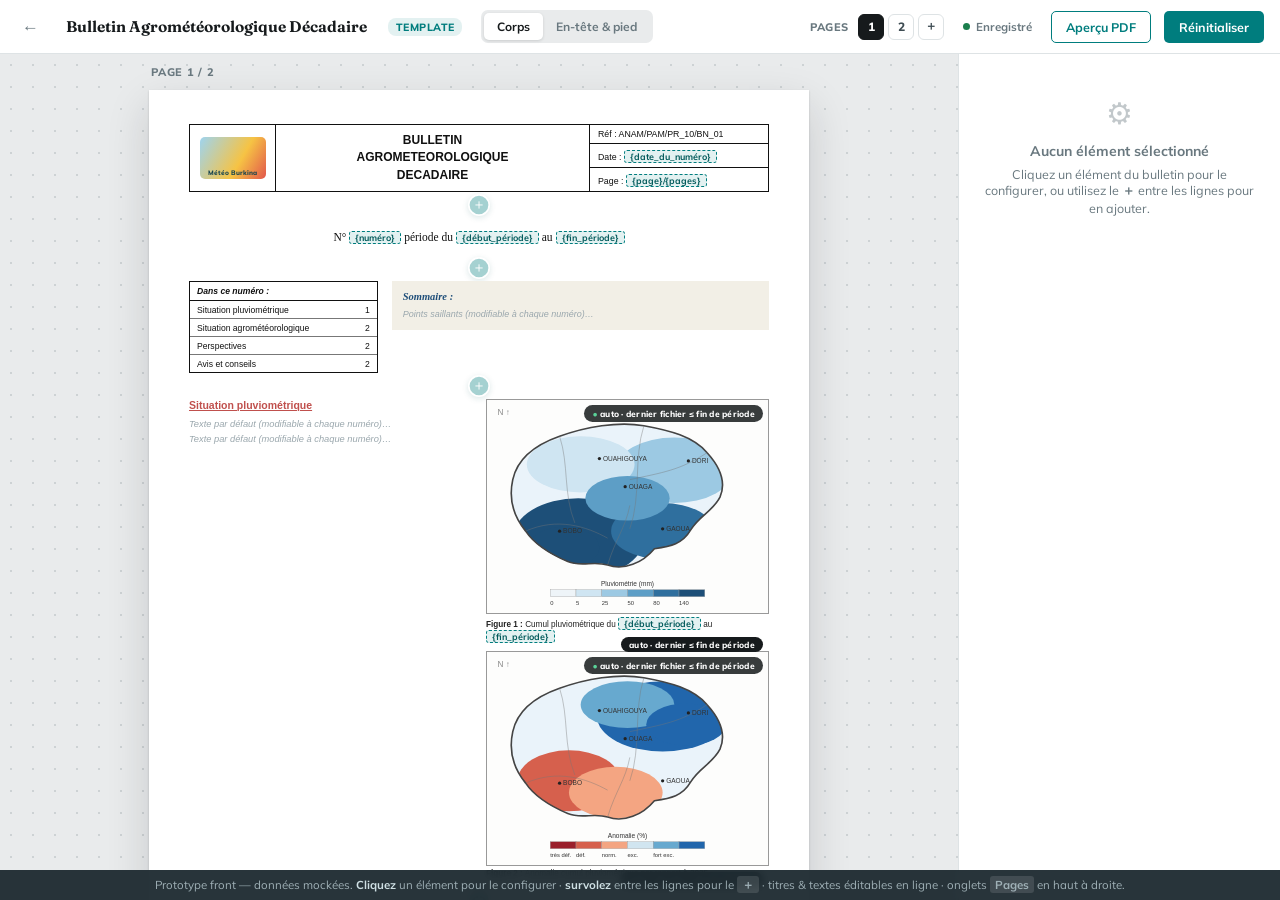
<file: design/prototype/template-editor.html>
<!DOCTYPE html>
<html lang="fr">
<head>
<meta charset="utf-8">
<meta name="viewport" content="width=device-width, initial-scale=1">
<title>Bulletin Studio — Éditeur de template (prototype)</title>
<link rel="stylesheet" href="studio.css">
</head>
<body>
<div class="app mode-template">

  <div class="bar">
    <a class="back" href="index.html" title="Retour">←</a>
    <div class="titleblock">
      <span class="name" id="tplName" contenteditable="true" spellcheck="false">Bulletin Agrométéorologique Décadaire</span>
    </div>
    <span class="tag">TEMPLATE</span>
    <div class="seg" id="modeSeg">
      <button data-mode="body" class="on">Corps</button>
      <button data-mode="hf">En-tête &amp; pied</button>
    </div>
    <div class="pages" id="pageTabs"><span class="lbl">PAGES</span></div>
    <div class="saved" id="saved"><span class="dot"></span><span id="savedTxt">Enregistré</span></div>
    <button class="btn sec" id="previewBtn">Aperçu PDF</button>
    <button class="btn pri" id="resetBtn" title="Réinitialiser le prototype">Réinitialiser</button>
  </div>

  <div class="work">
    <div class="canvas" id="canvas"></div>
    <aside class="props" id="props"></aside>
  </div>

  <div class="hintbar">
    Prototype front — données mockées. <b>Cliquez</b> un élément pour le configurer · <b>survolez</b> entre les lignes pour le <kbd>＋</kbd> · titres &amp; textes éditables en ligne · onglets <kbd>Pages</kbd> en haut à droite.
  </div>
</div>

<script src="data.js"></script>
<script src="a4.js"></script>
<script>
(function () {
  "use strict";
  const D = window.STUDIO_DATA, A4 = window.A4;
  const $ = (s, r) => (r || document).querySelector(s);
  const LS = "bulletin-studio-proto-template";

  // ── state ───────────────────────────────────────────────────────────
  let state = load();
  let sel = null;       // selected element id
  let hf = false;       // header/footer mode

  function load() {
    try { const j = localStorage.getItem(LS); if (j) return JSON.parse(j); } catch (e) {}
    return D.sampleTemplate();
  }
  function persist() {
    localStorage.setItem(LS, JSON.stringify(state));
    flagSaved(false);
  }
  let dirtyTimer = null;
  function flagSaved(dirty) {
    const dot = $("#saved .dot"), txt = $("#savedTxt");
    if (dirty) { dot.classList.add("dirty"); txt.textContent = "Modifié…"; }
    else { dot.classList.remove("dirty"); txt.textContent = "Enregistré"; }
  }
  function touch() {
    flagSaved(true);
    clearTimeout(dirtyTimer);
    dirtyTimer = setTimeout(persist, 600);
  }

  // ── element lookup helpers ───────────────────────────────────────────
  function walk(fn) {
    state.pages.forEach((pg, pi) => pg.sections.forEach((sec) => (sec.rows || []).forEach((row) =>
      (row.columns || []).forEach((col) => (col.elements || []).forEach((el, ei) =>
        fn(el, { page: pg, section: sec, row, col, ei, pi }))))));
  }
  function findEl(id) { let r = null; walk((el, c) => { if (el.id === id) r = { el, ctx: c }; }); return r; }
  function findRow(id) {
    let r = null;
    state.pages.forEach((pg) => pg.sections.forEach((sec) => (sec.rows || []).forEach((row) => {
      if (row.id === id) r = { row, section: sec };
    })));
    return r;
  }

  // ── render ───────────────────────────────────────────────────────────
  function resolveMapTemplate(el) {
    const layer = D.LAYER_INDEX[el.layer_id];
    if (!layer) return { kind: "unresolved", message: "Couche introuvable" };
    return { kind: "resolved",
      svg: D.mapSVG(layer, { legend: el.show_legend !== false, boundaries: el.show_boundaries !== false }),
      dateLabel: layer.timestamps[0] };
  }

  function rerender() {
    A4.render($("#canvas"), state, { mode: "template", issue: null, selectedId: sel, hf, resolveMap: resolveMapTemplate });
    renderPageTabs();
    renderProps();
  }

  function renderPageTabs() {
    const wrap = $("#pageTabs");
    wrap.querySelectorAll("button").forEach((b) => b.remove());
    state.pages.forEach((pg, i) => {
      const b = document.createElement("button");
      b.textContent = i + 1;
      b.onclick = () => { document.querySelectorAll(".sheet")[i].scrollIntoView({ behavior: "smooth", block: "start" }); markPage(i); };
      wrap.appendChild(b);
    });
    const add = document.createElement("button");
    add.textContent = "＋"; add.title = "Ajouter une page";
    add.onclick = addPage;
    wrap.appendChild(add);
    markPage(0);
  }
  function markPage(i) {
    const btns = $("#pageTabs").querySelectorAll("button");
    btns.forEach((b, k) => b.classList.toggle("on", k === i && b.textContent !== "＋"));
  }

  // ── properties panel ─────────────────────────────────────────────────
  function renderProps() {
    const p = $("#props");
    if (hf) { p.innerHTML = hfPanel(); return; }
    if (!sel) {
      p.innerHTML = `<div class="empty"><div class="big">⚙</div>
        <b>Aucun élément sélectionné</b><p style="margin-top:6px;font-size:12.5px">
        Cliquez un élément du bulletin pour le configurer, ou utilisez le <b>＋</b> entre les lignes pour en ajouter.</p></div>`;
      return;
    }
    const found = findEl(sel);
    if (!found) { sel = null; renderProps(); return; }
    const el = found.el;
    p.innerHTML = ({
      title: titleProps, text: textProps, field: fieldProps,
      box: boxProps, map: mapProps, divider: simpleProps, spacer: spacerProps,
    }[el.type] || simpleProps)(el);
    wireProps(el);
  }

  const ICONS = { title: "𝐓", text: "¶", field: "{ }", box: "▦", map: "◈", divider: "—", spacer: "↕" };
  const TYPELBL = { title: "Titre", text: "Texte", field: "Champ dynamique", box: "Encadré", map: "Carte geomanager", divider: "Séparateur", spacer: "Espace" };
  function head(el, sub) {
    return `<div class="ph"><div class="ico">${ICONS[el.type]}</div><div><b>${TYPELBL[el.type]}</b><div class="sub">${sub || ""}</div></div></div>`;
  }

  function titleProps(el) {
    return head(el) + `<div class="grp"><div class="gt">Contenu</div>
      <div class="f"><label>Texte</label><input type="text" data-k="text" value="${attr(el.text)}"></div>
      <div class="f"><label>Niveau</label><select data-k="level">
        <option value="1" ${el.level==1?"selected":""}>Titre principal</option>
        <option value="2" ${el.level==2?"selected":""}>Titre de section</option>
        <option value="3" ${el.level==3?"selected":""}>Sous-titre</option></select></div>
      <div class="help">Astuce : le texte peut contenir des variables comme <code>{produit}</code>.</div></div>`;
  }
  function textProps(el) {
    return head(el) + `<div class="grp"><div class="gt">Comportement</div>
      <div class="sw"><div><div class="lb">Modifiable à chaque numéro</div>
        <div class="de">zone de prose remplie lors de la saisie</div></div>
        <button class="tg ${el.editable?"on":""}" data-k="editable"></button></div></div>
      <div class="grp"><div class="gt">Contenu par défaut</div>
        <div class="f"><textarea data-k="html" rows="4">${el.html||""}</textarea>
        <div class="help">Laissé vide, la zone affiche un texte d'invite lors de la saisie du numéro.</div></div></div>`;
  }
  function fieldProps(el) {
    return head(el, "rendu automatiquement par numéro") + `<div class="grp"><div class="gt">Modèle de texte</div>
      <div class="f"><input type="text" data-k="text" value="${attr(el.text)}"></div>
      <div class="fignote">ℹ️ <span>Variables : <code>{issue_number}</code> <code>{period_start}</code> <code>{period_end}</code> <code>{issue_date}</code> <code>{product_name}</code></span></div></div>`;
  }
  function boxProps(el) {
    if (el.variant === "toc") {
      const rows = (el.items||[]).map((it,i)=>`<div class="f" style="display:flex;gap:6px;align-items:center">
        <input type="text" data-toc="${i}:0" value="${attr(it[0])}" style="flex:1">
        <input type="text" data-toc="${i}:1" value="${attr(it[1])}" style="width:46px;text-align:center"></div>`).join("");
      return head(el, "sommaire / table des matières") + `<div class="grp"><div class="gt">Titre</div>
        <div class="f"><input type="text" data-k="title" value="${attr(el.title)}"></div></div>
        <div class="grp"><div class="gt">Lignes</div>${rows}
        <button class="btn ghost" data-toc-add style="margin-top:4px;width:100%">＋ Ajouter une ligne</button></div>`;
    }
    return head(el, "encadré de points saillants") + `<div class="grp"><div class="gt">Titre</div>
      <div class="f"><input type="text" data-k="title" value="${attr(el.title)}"></div></div>
      <div class="grp"><div class="gt">Comportement</div>
      <div class="sw"><div><div class="lb">Modifiable à chaque numéro</div>
        <div class="de">contenu rempli lors de la saisie</div></div>
        <button class="tg ${el.editable?"on":""}" data-k="editable"></button></div></div>`;
  }
  function mapProps(el) {
    const layer = D.LAYER_INDEX[el.layer_id] || {};
    let catOpts = D.GEO_TREE.map((c)=>`<option value="${c.id}" ${c.id==layer.categoryId?"selected":""}>${c.title}</option>`).join("");
    const cat = D.GEO_TREE.find((c)=>c.id==layer.categoryId) || D.GEO_TREE[0];
    let dsOpts = cat.datasets.map((d)=>`<option value="${d.id}" ${d.id==layer.datasetId?"selected":""}>${d.title}</option>`).join("");
    const ds = cat.datasets.find((d)=>d.id==layer.datasetId) || cat.datasets[0];
    let lyrOpts = ds.layers.map((l)=>`<option value="${l.id}" ${l.id==el.layer_id?"selected":""}>${l.title}</option>`).join("");
    const m = (el.time_strategy||{}).mode || "latest_at_period_end";
    return head(el, "Figure " + el._fig + " · couche raster") +
      `<div class="grp cascade"><div class="gt">Source de données</div>
        <div class="f"><label>Catégorie</label><select data-cat>${catOpts}</select></div>
        <div class="f"><label>Jeu de données</label><select data-ds>${dsOpts}</select></div>
        <div class="f"><label>Couche</label><select data-lyr>${lyrOpts}</select>
          <div class="help">Couches raster uniquement (v1)</div></div></div>
      <div class="grp"><div class="gt">Aperçu</div>
        <div class="prev">${D.mapSVG(layer,{legend:el.show_legend!==false,boundaries:el.show_boundaries!==false})}
          <div class="cap"><span>Dernier fichier disponible</span><b>${D.frDate((layer.timestamps||[])[0])}</b></div></div></div>
      <div class="grp"><div class="gt">Date du fichier</div>
        <div class="f"><label>Stratégie de résolution</label><select data-k="time_strategy.mode">
          <option value="latest_at_period_end" ${m=="latest_at_period_end"?"selected":""}>Dernier fichier ≤ fin de période (auto)</option>
          <option value="latest_at_issue_date" ${m=="latest_at_issue_date"?"selected":""}>Dernier fichier ≤ date du numéro</option>
          <option value="offset_days" ${m=="offset_days"?"selected":""}>Décalage fixe (N jours avant fin)</option></select>
          <div class="help">À chaque numéro la carte est générée avec le fichier correspondant à la période.</div></div></div>
      <div class="grp"><div class="gt">Habillage</div>
        <div class="sw"><div><div class="lb">Style de la couche</div><div class="de">palette geomanager</div></div>
          <button class="tg ${el.use_layer_style!==false?"on":""}" data-k="use_layer_style"></button></div>
        <div class="sw"><div><div class="lb">Légende</div><div class="de">sous la carte dans le PDF</div></div>
          <button class="tg ${el.show_legend!==false?"on":""}" data-k="show_legend"></button></div>
        <div class="sw"><div><div class="lb">Contours administratifs</div><div class="de">limites + chefs-lieux</div></div>
          <button class="tg ${el.show_boundaries!==false?"on":""}" data-k="show_boundaries"></button></div></div>
      <div class="grp"><div class="gt">Légende de figure</div>
        <div class="f"><input type="text" data-k="caption" value="${attr(el.caption)}"></div>
        <div class="fignote">ℹ️ <span>La numérotation <b>Figure 1, 2, 3…</b> est automatique, dans l'ordre du document.</span></div></div>`;
  }
  function simpleProps(el) { return head(el) + `<div class="grp"><div class="help">Aucun réglage. Utilisez la barre d'outils flottante pour déplacer ou supprimer cet élément.</div></div>`; }
  function spacerProps(el) {
    return head(el) + `<div class="grp"><div class="gt">Hauteur</div>
      <div class="f"><input type="number" data-k="height_mm" value="${el.height_mm||5}" min="1" max="60"> <span class="help">millimètres</span></div></div>`;
  }
  function hfPanel() {
    return `<div class="ph"><div class="ico">▤</div><div><b>En-tête &amp; pied</b><div class="sub">répétés sur chaque page</div></div></div>
      <div class="grp"><div class="fignote">ℹ️ <span>Mode en-tête/pied actif. Le corps est grisé. Le <b>titre central</b> de l'en-tête est modifiable directement sur la page.</span></div></div>
      <div class="grp"><div class="gt">En-tête</div>
        <div class="help">Tableau logo · titre · réf/date/page. Les champs <code>date</code> et <code>page X/Y</code> sont automatiques.</div></div>
      <div class="grp"><div class="gt">Pied de page</div>
        <div class="help">Liens, QR code et numéro de bulletin. (Édition complète : version suivante.)</div></div>`;
  }
  function attr(s) { return String(s == null ? "" : s).replace(/"/g, "&quot;"); }

  function wireProps(el) {
    const p = $("#props");
    p.querySelectorAll("[data-k]").forEach((node) => {
      const key = node.getAttribute("data-k");
      if (node.classList.contains("tg")) {
        node.onclick = () => { setKey(el, key, !getKey(el, key)); node.classList.toggle("on"); rerender(); touch(); };
      } else {
        node.oninput = () => {
          let v = node.value;
          if (node.type === "number") v = parseInt(v, 10) || 0;
          if (key === "level") v = parseInt(v, 10);
          setKey(el, key, v); rerender(); touch();
        };
      }
    });
    // TOC line edits
    p.querySelectorAll("[data-toc]").forEach((node) => {
      node.oninput = () => {
        const [i, j] = node.getAttribute("data-toc").split(":").map(Number);
        el.items[i][j] = node.value; rerender(); touch();
      };
    });
    const tocAdd = p.querySelector("[data-toc-add]");
    if (tocAdd) tocAdd.onclick = () => { el.items.push(["Nouvelle section", ""]); rerender(); touch(); };
    // map cascading selects
    const catSel = p.querySelector("[data-cat]"), dsSel = p.querySelector("[data-ds]"), lyrSel = p.querySelector("[data-lyr]");
    if (catSel) {
      catSel.onchange = () => { const c = D.GEO_TREE.find((x) => x.id == catSel.value); el.layer_id = c.datasets[0].layers[0].id; rerender(); touch(); };
      dsSel.onchange = () => {
        const c = D.GEO_TREE.find((x) => x.id == catSel.value);
        const d = c.datasets.find((x) => x.id == dsSel.value); el.layer_id = d.layers[0].id; rerender(); touch();
      };
      lyrSel.onchange = () => { el.layer_id = lyrSel.value; rerender(); touch(); };
    }
  }
  function setKey(el, key, v) {
    if (key.indexOf(".") > 0) { const [a, b] = key.split("."); el[a] = el[a] || {}; el[a][b] = v; }
    else el[key] = v;
  }
  function getKey(el, key) {
    if (key.indexOf(".") > 0) { const [a, b] = key.split("."); return (el[a] || {})[b]; }
    return el[key];
  }

  // ── canvas interactions (event delegation) ───────────────────────────
  const canvas = $("#canvas");

  canvas.addEventListener("click", (e) => {
    // unhide / hide handled in issue screen; template ignores
    const ins = e.target.closest(".ins");
    if (ins) { openPalette(ins.getAttribute("data-ins"), ins); return; }
    const addcol = e.target.closest(".col-empty");
    if (addcol) { openPalette("col:" + addcol.getAttribute("data-addcol"), addcol); return; }
    const toolBtn = e.target.closest(".tools button");
    if (toolBtn) { e.stopPropagation(); doTool(toolBtn.closest(".elwrap").getAttribute("data-el"), toolBtn.getAttribute("data-act")); return; }
    const wrap = e.target.closest(".elwrap");
    if (wrap) { select(wrap.getAttribute("data-el")); return; }
    const band = e.target.closest(".band-locked");
    if (band) { toast("Passez en mode « En-tête & pied » pour éditer cette zone."); return; }
  });

  // inline editing persistence
  canvas.addEventListener("input", (e) => {
    const node = e.target.closest("[contenteditable][data-store]");
    if (!node) return;
    if (node.getAttribute("data-el") === "__header_title") return; // header title not persisted in proto
    const wrap = node.closest(".elwrap");
    if (!wrap) return;
    const found = findEl(wrap.getAttribute("data-el"));
    if (!found) return;
    const store = node.getAttribute("data-store");
    if (store === "text") found.el.text = node.innerText;
    else found.el.html = node.innerHTML;
    touch();
  });
  canvas.addEventListener("focusin", (e) => {
    const node = e.target.closest("[contenteditable]");
    if (node) node.classList.add("editing");
  });
  canvas.addEventListener("focusout", (e) => {
    const node = e.target.closest("[contenteditable]");
    if (node) node.classList.remove("editing");
  });

  function select(id) { sel = id; rerender(); }

  function doTool(id, act) {
    const f = findEl(id); if (!f) return;
    const arr = f.ctx.col.elements, i = f.ctx.ei;
    if (act === "up" && i > 0) { arr.splice(i - 1, 0, arr.splice(i, 1)[0]); }
    else if (act === "down" && i < arr.length - 1) { arr.splice(i + 1, 0, arr.splice(i, 1)[0]); }
    else if (act === "dup") { const c = D.clone(f.el); c.id = D.uid("el"); arr.splice(i + 1, 0, c); sel = c.id; }
    else if (act === "del") { arr.splice(i, 1); if (sel === id) sel = null; }
    rerender(); touch();
  }

  // ── element palette ──────────────────────────────────────────────────
  const ELS = [
    { t: "title", ic: "𝐓", lb: "Titre", de: "de section" },
    { t: "text", ic: "¶", lb: "Texte", de: "éditable par numéro" },
    { t: "field", ic: "{ }", lb: "Champ", de: "numéro, période…" },
    { t: "map", ic: "◈", lb: "Carte", de: "couche geomanager" },
    { t: "box", ic: "▦", lb: "Encadré", de: "sommaire, saillants" },
    { t: "divider", ic: "—", lb: "Séparateur", de: "filet horizontal" },
    { t: "spacer", ic: "↕", lb: "Espace", de: "marge verticale" },
  ];
  const STRUCTS = [[12], [6, 6], [4, 8], [4, 4, 4]];

  function defaultElement(t) {
    const id = D.uid("el");
    if (t === "title") return { id, type: "title", level: 2, text: "Nouveau titre" };
    if (t === "text") return { id, type: "text", editable: true, html: "" };
    if (t === "field") return { id, type: "field", field: "issue_line", text: "N° {issue_number} — {period}" };
    if (t === "box") return { id, type: "box", variant: "highlights", editable: true, title: "Sommaire :", html: "" };
    if (t === "map") return { id, type: "map", layer_id: "lyr-cumul", time_strategy: { mode: "latest_at_period_end" },
      use_layer_style: true, show_legend: true, show_boundaries: true, caption: "Légende de la carte" };
    if (t === "divider") return { id, type: "divider" };
    if (t === "spacer") return { id, type: "spacer", height_mm: 6 };
  }

  let paletteEl = null, paletteBackdrop = null;
  function openPalette(token, anchor) {
    closePalette();
    paletteBackdrop = document.createElement("div");
    paletteBackdrop.className = "pop-backdrop"; paletteBackdrop.onclick = closePalette;
    document.body.appendChild(paletteBackdrop);

    const isCol = token.startsWith("col:");
    const pal = document.createElement("div");
    pal.className = "palette";
    let html = `<div class="pt">${isCol ? "Ajouter dans cette colonne" : "Insérer un élément"}</div><div class="grid">`;
    ELS.forEach((e) => { html += `<div class="pi" data-pt="${e.t}"><div class="ic">${e.ic}</div><div class="lb">${e.lb}</div><div class="de">${e.de}</div></div>`; });
    html += `</div>`;
    if (!isCol) {
      html += `<div class="pt" style="margin-top:13px">…ou une ligne en colonnes</div><div class="row-struct">`;
      STRUCTS.forEach((s, i) => {
        const spans = s.map((w) => `<span class="${w >= 8 ? "w2" : ""}"></span>`).join("");
        html += `<div class="rs" data-struct="${i}" title="${s.join(' / ')}">${spans}</div>`;
      });
      html += `</div>`;
    }
    pal.innerHTML = html;
    document.body.appendChild(pal);
    const r = anchor.getBoundingClientRect();
    let top = r.bottom + 8, left = r.left + r.width / 2 - 190;
    left = Math.max(12, Math.min(left, window.innerWidth - 392));
    if (top + 280 > window.innerHeight) top = Math.max(12, r.top - 290);
    pal.style.top = top + "px"; pal.style.left = left + "px";

    pal.querySelectorAll(".pi").forEach((node) => {
      node.onclick = () => { addElement(token, defaultElement(node.getAttribute("data-pt"))); closePalette(); };
    });
    pal.querySelectorAll(".rs").forEach((node) => {
      node.onclick = () => { addRow(token, STRUCTS[+node.getAttribute("data-struct")]); closePalette(); };
    });
    paletteEl = pal;
  }
  function closePalette() {
    if (paletteEl) paletteEl.remove(); if (paletteBackdrop) paletteBackdrop.remove();
    paletteEl = paletteBackdrop = null;
  }

  function addElement(token, el) {
    if (token.startsWith("col:")) {
      const [, rowId, ci] = token.match(/^col:(.+):(\d+)$/);
      const fr = findRow(rowId); if (!fr) return;
      fr.row.columns[+ci].elements.push(el);
    } else {
      // insert a new full-width row containing this element
      const row = { id: D.uid("row"), columns: [{ width: 12, elements: [el] }] };
      insertRow(token, row);
    }
    sel = el.id; rerender(); touch();
  }
  function addRow(token, widths) {
    const row = { id: D.uid("row"), columns: widths.map((w) => ({ width: w, elements: [] })) };
    insertRow(token, row); rerender(); touch();
  }
  function insertRow(token, row) {
    // token = "<rowId>:before" or "<secId>:end"
    const [id, where] = token.split(":");
    if (where === "before") {
      const fr = findRow(id); if (!fr) return;
      const rows = fr.section.rows; rows.splice(rows.indexOf(fr.row), 0, row);
    } else { // end of section
      let target = null;
      state.pages.forEach((pg) => pg.sections.forEach((sec) => { if (sec.id === id) target = sec; }));
      if (target) target.rows.push(row);
    }
  }

  function addPage() {
    state.pages.push({ id: D.uid("pg"), sections: [{ id: D.uid("sec"), page_break_before: true, rows: [
      { id: D.uid("row"), columns: [{ width: 12, elements: [] }] }] }] });
    rerender(); touch();
    setTimeout(() => document.querySelectorAll(".sheet").forEach((s, i, a) => { if (i === a.length - 1) s.scrollIntoView({ behavior: "smooth" }); }), 50);
  }

  // ── top bar wiring ────────────────────────────────────────────────────
  $("#tplName").addEventListener("input", (e) => { state.name = e.target.innerText; rerender(); touch(); });
  $("#modeSeg").addEventListener("click", (e) => {
    const b = e.target.closest("button"); if (!b) return;
    hf = b.getAttribute("data-mode") === "hf"; sel = null;
    $("#modeSeg").querySelectorAll("button").forEach((x) => x.classList.toggle("on", x === b));
    rerender();
  });
  $("#previewBtn").onclick = () => { toast("Aperçu PDF — ouverture de l'impression du navigateur…"); setTimeout(() => window.print(), 500); };
  $("#resetBtn").onclick = () => { if (confirm("Réinitialiser le template du prototype ?")) { localStorage.removeItem(LS); state = D.sampleTemplate(); sel = null; hf = false; rerender(); } };

  // toast
  let toastTimer = null;
  function toast(msg) {
    let t = $("#toast");
    if (!t) { t = document.createElement("div"); t.id = "toast"; t.className = "toast"; document.body.appendChild(t); }
    t.innerHTML = `<div class="ic">✓</div><span>${msg}</span>`;
    requestAnimationFrame(() => t.classList.add("show"));
    clearTimeout(toastTimer); toastTimer = setTimeout(() => t.classList.remove("show"), 2600);
  }

  rerender();
})();
</script>
</body>
</html>
</file>
<file: design/prototype/studio.css>
/* ============================================================================
   Bulletin Studio — prototype WYSIWYG (front only, no backend)
   Shared chrome + A4 document styles for the template editor and issue fill.
   ========================================================================= */
@import url("https://fonts.googleapis.com/css2?family=Fraunces:opsz,wght@9..144,500;9..144,650&family=Mulish:wght@400;500;600;700;800&display=swap");

:root{
  --teal:#007d7e; --teal-dark:#00595a; --teal-ghost:#e3f1f1;
  --ink:#161a1c; --slate:#3e4c53; --muted:#69787f;
  --desk:#e9ebec; --line:#dee3e5; --line-soft:#edf0f1;
  --amber:#b45309; --amber-bg:#fdf1e0; --amber-line:#f3d9ae;
  --green:#1b7f4d; --green-bg:#e6f4ec; --green-line:#bfe3cd;
  --blue:#1d6fa5; --blue-bg:#e8f1f8;
  --sidebar:#1d2a30;
  --ui:"Mulish",sans-serif; --display:"Fraunces",serif;
  --doc:Arial,Helvetica,sans-serif;
  --shadow:0 6px 22px rgba(22,26,28,.10);
}
*{box-sizing:border-box;margin:0;padding:0}
html,body{height:100%}
body{font-family:var(--ui);background:var(--desk);color:var(--ink);font-size:14px;-webkit-font-smoothing:antialiased}
button{font-family:inherit}
.app{display:flex;flex-direction:column;height:100vh;overflow:hidden}

/* ───────── top bar ───────── */
.bar{display:flex;align-items:center;gap:13px;background:#fff;border-bottom:1px solid var(--line);
  padding:0 16px;height:54px;flex-shrink:0;z-index:40}
.bar .back{color:var(--muted);text-decoration:none;font-size:17px;padding:6px;border-radius:5px}
.bar .back:hover{background:var(--desk);color:var(--ink)}
.bar .name{font-family:var(--display);font-size:15.5px;font-weight:650;border:1px solid transparent;
  border-radius:5px;padding:3px 7px;cursor:text;max-width:340px}
.bar .name:hover{border-color:var(--line)}
.bar .name:focus{outline:none;border-color:var(--teal);background:#fff}
.bar .titleblock .sub{font-size:11.5px;color:var(--muted);font-weight:700;padding-left:7px}
.tag{font-size:10.5px;font-weight:800;background:var(--teal-ghost);color:var(--teal);border-radius:8px;
  padding:2px 8px;letter-spacing:.04em}
.tag.draft{background:var(--desk);color:var(--muted)}
.tag.gen{background:var(--blue-bg);color:var(--blue)}

.seg{display:flex;background:var(--desk);border-radius:7px;padding:3px;margin-left:6px}
.seg button{border:none;background:transparent;padding:6px 13px;font:700 12px var(--ui);color:var(--muted);
  border-radius:5px;cursor:pointer}
.seg button.on{background:#fff;color:var(--ink);box-shadow:0 1px 3px rgba(22,26,28,.14)}

.pages{display:flex;align-items:center;gap:4px;margin-left:auto}
.pages .lbl{font-size:11px;color:var(--muted);font-weight:800;margin-right:5px;letter-spacing:.05em}
.pages button{min-width:26px;height:26px;padding:0 6px;border-radius:6px;border:1px solid var(--line);
  background:#fff;font:800 12px var(--ui);color:var(--slate);cursor:pointer}
.pages button:hover{border-color:var(--teal);color:var(--teal)}
.pages button.on{background:var(--ink);color:#fff;border-color:var(--ink)}

.saved{display:flex;align-items:center;gap:6px;color:var(--muted);font-size:11.5px;font-weight:700;margin:0 6px}
.saved .dot{width:7px;height:7px;border-radius:50%;background:var(--green)}
.saved .dot.dirty{background:var(--amber)}

.btn{display:inline-flex;align-items:center;gap:7px;border:1px solid transparent;border-radius:5px;
  padding:7px 14px;font:700 12.5px var(--ui);cursor:pointer;text-decoration:none;white-space:nowrap}
.btn:disabled{opacity:.5;cursor:not-allowed}
.btn.pri{background:var(--teal);color:#fff}.btn.pri:hover:not(:disabled){background:var(--teal-dark)}
.btn.sec{background:#fff;color:var(--teal);border-color:var(--teal)}.btn.sec:hover{background:var(--teal-ghost)}
.btn.ghost{background:transparent;color:var(--slate);border-color:var(--line)}.btn.ghost:hover{background:var(--desk)}

/* ───────── workspace split ───────── */
.work{flex:1;display:flex;min-height:0}
.canvas{flex:1;overflow:auto;padding:36px 40px 120px;
  background:radial-gradient(circle,#cdd2d4 1px,transparent 1px) 0 0/22px 22px,var(--desk)}

/* ───────── A4 sheet ───────── */
.sheet{width:660px;margin:0 auto 32px;background:#fff;
  box-shadow:0 1px 2px rgba(22,26,28,.18),0 16px 40px rgba(22,26,28,.16);
  padding:34px 40px;position:relative;font-family:var(--doc);color:#111;min-height:933px}
.sheet .pageno{position:absolute;top:-25px;left:2px;font:800 11px var(--ui);color:var(--muted);letter-spacing:.07em}
.sheet.hf-dim .body-zone{opacity:.32;pointer-events:none;filter:grayscale(.3)}
.sheet.body-dim .band{opacity:.32;pointer-events:none;filter:grayscale(.3)}

/* document header band (table) */
.band{position:relative}
.hdr-tbl{display:flex;border:1.6px solid #111;font-size:10px}
.hdr-tbl .c{padding:7px 9px;border-right:1.6px solid #111}
.hdr-tbl .c:last-child{border-right:none}
.logo-ph{width:86px;display:grid;place-items:center}
.logo-ph .img{width:66px;height:42px;border-radius:5px;
  background:linear-gradient(120deg,#9ed4f0 0%,#f6c344 60%,#e2574c 100%);position:relative;overflow:hidden}
.logo-ph .img:after{content:"Météo Burkina";position:absolute;inset:auto 0 2px;text-align:center;
  font:800 6.5px var(--ui);color:#14424e}
.hdr-mid{flex:1;display:grid;place-items:center;text-align:center;font-weight:bold;font-size:12px;line-height:1.45}
.hdr-ref{width:178px;font-size:8.8px;display:flex;flex-direction:column;justify-content:space-between;padding:0!important}
.hdr-ref>div{padding:4px 8px;border-bottom:1.2px solid #111}
.hdr-ref>div:last-child{border-bottom:none}
.foot-band{border-top:1.6px solid #111;margin-top:14px;padding-top:7px;display:flex;justify-content:space-between;
  align-items:center;font-size:8.6px;color:#333}
.foot-band .links{display:flex;gap:14px}
.foot-band .qr{width:26px;height:26px;background:
   repeating-linear-gradient(90deg,#111 0 2px,#fff 2px 4px),
   repeating-linear-gradient(0deg,#111 0 2px,#fff 2px 4px);background-blend-mode:multiply;border:1px solid #111}

/* document body primitives */
.issue-line{text-align:center;margin:13px 0 11px;font-size:11.5px;font-family:'Times New Roman',serif}
.doc-h1{font-size:15px;font-weight:bold;margin:0 0 6px}
.doc-h{color:#c0504d;text-decoration:underline;font-size:10.5px;font-weight:bold;margin:0 0 6px}
.doc-h.h3{color:#1f4e79;font-style:italic;font-size:10px;text-decoration:none}
.doc-p{font-size:9.3px;line-height:1.62;text-align:justify;margin:0 0 5px}
.doc-p:last-child{margin-bottom:0}
.doc-field{font-size:10.5px;text-align:center;margin:2px 0}
.doc-img{display:block}
.doc-divider{border:none;border-top:1px solid #333;margin:8px 0}

/* TOC + highlights boxes */
.toc{border:1.2px solid #111;font-size:8.6px}
.toc .t{font-weight:bold;padding:4px 7px;border-bottom:1.2px solid #111;font-style:italic}
.toc .r{display:flex;justify-content:space-between;padding:3.5px 7px;border-bottom:.8px solid #777}
.toc .r:last-child{border-bottom:none}
.box-hl{background:#f2efe6;padding:8px 11px;font-size:9px;line-height:1.55;height:100%}
.box-hl .t{font-style:italic;font-weight:bold;color:#1f4e79;font-size:10.5px;margin-bottom:3px;
  font-family:'Times New Roman',serif}

/* figures */
.fig{margin:0 0 8px}
.fig .mapwrap{position:relative}
.fig svg.map,.fig img.map{border:.8px solid #999;display:block;width:100%}
.fig .cap{font-size:8.2px;margin-top:3px;color:#222}
.fig .cap b{font-weight:bold}

/* rows / columns */
.row{display:flex;gap:14px}
.row+.row{margin-top:11px}
.col{min-width:0}

/* ───────── builder chrome (template mode) ───────── */
.elwrap{position:relative;border-radius:3px}
.mode-template .elwrap:hover{outline:1.4px dashed #9fb6bb;outline-offset:3px;cursor:pointer}
.mode-template .elwrap.sel{outline:2px solid var(--teal);outline-offset:3px}
.elwrap .tab{position:absolute;top:-21px;left:-2px;background:var(--teal);color:#fff;
  font:800 9.5px var(--ui);border-radius:3px 3px 0 0;padding:3px 8px;letter-spacing:.05em;display:none;z-index:3}
.elwrap.sel .tab{display:block}
.elwrap .tools{position:absolute;top:-25px;right:-2px;display:none;gap:1px;background:var(--ink);
  border-radius:5px;padding:3px;z-index:3}
.elwrap.sel .tools{display:flex}
.elwrap .tools button{border:none;background:transparent;color:#cfd8db;width:22px;height:20px;border-radius:3px;
  cursor:pointer;font-size:11px;line-height:1}
.elwrap .tools button:hover{background:rgba(255,255,255,.16);color:#fff}
.elwrap .meta-chip{position:absolute;bottom:-9px;right:6px;background:var(--ink);color:#fff;
  font:800 8.5px var(--ui);padding:2px 8px;border-radius:8px;letter-spacing:.03em;z-index:2}

[contenteditable]{outline:none}
[contenteditable].editing{background:rgba(0,125,126,.05);box-shadow:0 0 0 3px rgba(0,125,126,.10);border-radius:3px}
[contenteditable][data-placeholder]:empty:before{content:attr(data-placeholder);color:#9aa7ad;font-style:italic;pointer-events:none}
.band-locked{cursor:not-allowed}
.mode-template .band-locked:hover{outline:1.4px dashed #cdd6da;outline-offset:3px;border-radius:3px}

/* placeholder chips */
.ph-chip{display:inline-block;background:var(--teal-ghost);border:1px dashed var(--teal);color:var(--teal-dark);
  border-radius:3px;padding:0 5px;font:700 9px var(--ui);white-space:nowrap}

/* insertion line + add row */
.ins{position:relative;height:16px;margin:5px 0}
.ins .ln{position:absolute;inset:7px 0 auto;height:2px;background:var(--teal);opacity:0;border-radius:1px;transition:opacity .12s}
.ins:hover .ln{opacity:.8}
.ins .plus{position:absolute;left:50%;top:-5px;transform:translateX(-50%) scale(.85);width:26px;height:26px;
  border-radius:50%;background:var(--teal);color:#fff;border:2px solid #fff;font-size:16px;cursor:pointer;
  box-shadow:0 2px 8px rgba(0,93,94,.4);opacity:.35;transition:.12s;line-height:0}
.ins:hover .plus{opacity:1;transform:translateX(-50%) scale(1)}
.col-empty{border:1.4px dashed #b9c6cb;border-radius:5px;padding:14px 8px;text-align:center;color:#8496a0;
  font:700 10.5px var(--ui);cursor:pointer}
.col-empty:hover{border-color:var(--teal);color:var(--teal);background:var(--teal-ghost)}

/* ───────── palette popover ───────── */
.pop-backdrop{position:fixed;inset:0;z-index:90}
.palette{position:fixed;width:380px;background:#fff;border:1px solid var(--line);border-radius:10px;
  box-shadow:0 18px 52px rgba(22,26,28,.28);padding:13px;z-index:91;font-family:var(--ui)}
.palette .pt{font-size:10.5px;font-weight:800;letter-spacing:.08em;text-transform:uppercase;color:var(--muted);
  margin:2px 2px 9px}
.palette .grid{display:grid;grid-template-columns:repeat(3,1fr);gap:7px}
.pi{border:1px solid var(--line);border-radius:8px;padding:11px 6px 9px;text-align:center;cursor:pointer;background:#fff}
.pi:hover{border-color:var(--teal);background:var(--teal-ghost)}
.pi .ic{font-size:17px;margin-bottom:5px;color:var(--slate);font-family:Georgia,serif}
.pi .lb{font-size:11px;font-weight:800;color:var(--ink)}
.pi .de{font-size:9.5px;color:var(--muted);margin-top:1px}
.row-struct{display:flex;gap:6px;margin-top:11px;padding-top:11px;border-top:1px solid var(--line)}
.row-struct .rs{flex:1;display:flex;gap:2px;border:1px solid var(--line);border-radius:6px;padding:6px;cursor:pointer;height:32px}
.row-struct .rs:hover{border-color:var(--teal);background:var(--teal-ghost)}
.row-struct .rs span{background:var(--desk);border-radius:2px;flex:1}
.row-struct .rs span.w2{flex:2}

/* ───────── properties panel ───────── */
.props{width:322px;background:#fff;border-left:1px solid var(--line);overflow-y:auto;flex-shrink:0}
.props .empty{padding:40px 24px;text-align:center;color:var(--muted)}
.props .empty .big{font-size:30px;opacity:.4;margin-bottom:10px}
.props .ph{padding:15px 18px 13px;border-bottom:1px solid var(--line);display:flex;align-items:center;gap:11px}
.props .ph .ico{width:33px;height:33px;border-radius:8px;background:var(--teal-ghost);color:var(--teal);
  display:grid;place-items:center;font-size:15px;font-family:Georgia,serif;flex-shrink:0}
.props .ph b{font-size:14px}
.props .ph .sub{font-size:11px;color:var(--muted);margin-top:1px}
.grp{padding:15px 18px;border-bottom:1px solid var(--line-soft)}
.gt{font-size:10.5px;font-weight:800;letter-spacing:.08em;text-transform:uppercase;color:var(--muted);margin-bottom:11px}
.f{margin-bottom:12px}.f:last-child{margin-bottom:0}
.f label{display:block;font-size:11.5px;font-weight:800;margin-bottom:5px}
.f select,.f input[type=text],.f input[type=number],.f input[type=date],.f textarea{width:100%;border:1px solid var(--line);
  border-radius:5px;padding:8px 10px;font:600 12.5px var(--ui);color:var(--ink);background:#fff}
.f textarea{resize:vertical;min-height:64px;line-height:1.5}
.f select:focus,.f input:focus,.f textarea:focus{outline:2px solid var(--teal);outline-offset:-1px;border-color:var(--teal)}
.f .help{font-size:10.8px;color:var(--muted);margin-top:4px;line-height:1.45}
.cascade .f{position:relative;padding-left:16px}
.cascade .f:before{content:"";position:absolute;left:4px;top:-8px;bottom:18px;width:1.6px;background:var(--line)}
.cascade .f:after{content:"";position:absolute;left:4px;top:16px;width:9px;height:1.6px;background:var(--line)}
.cascade .f:first-child{padding-left:0}
.cascade .f:first-child:before,.cascade .f:first-child:after{display:none}
.prev{border:1px solid var(--line);border-radius:8px;overflow:hidden;background:#fbfcfc}
.prev svg{display:block;width:100%}
.prev .cap{display:flex;justify-content:space-between;align-items:center;padding:7px 10px;font-size:10.5px;
  color:var(--muted);font-weight:700;border-top:1px solid var(--line)}
.prev .cap b{color:var(--ink)}
.sw{display:flex;align-items:center;justify-content:space-between;padding:7px 0;gap:10px}
.sw .lb{font-size:12.5px;font-weight:700}
.sw .de{font-size:10.5px;color:var(--muted)}
.tg{width:36px;height:20px;border-radius:10px;background:#c4ccd0;position:relative;cursor:pointer;flex-shrink:0;
  border:none;transition:background .15s}
.tg:after{content:"";position:absolute;top:2px;left:2px;width:16px;height:16px;border-radius:50%;background:#fff;
  box-shadow:0 1px 3px rgba(0,0,0,.3);transition:.15s}
.tg.on{background:var(--teal)}.tg.on:after{left:18px}
.fignote{display:flex;gap:8px;background:var(--teal-ghost);border-radius:6px;padding:9px 11px;font-size:11px;
  color:var(--teal-dark);line-height:1.5}
.danger{color:#b3261e;font-weight:800;font-size:12px;border:1px solid #f0c5c0;background:#fdf1f0;border-radius:6px;
  padding:9px 11px;width:100%;cursor:pointer}
.danger:hover{background:#fae7e5}

/* ───────── issue-fill: editable zones ───────── */
.mode-issue .ez.fillable{background:rgba(0,125,126,.045);outline:1.5px dashed rgba(0,125,126,.4);
  outline-offset:4px;cursor:text;border-radius:3px}
.mode-issue .ez.fillable:hover{outline-color:var(--teal)}
.mode-issue .ez.fillable.editing{background:#fff;outline:2px solid var(--teal);
  outline-offset:4px;box-shadow:0 0 0 6px rgba(0,125,126,.10)}
.mode-issue .ez.fillable .pencil{position:absolute;top:-9px;right:-7px;width:19px;height:19px;border-radius:50%;
  background:var(--teal);color:#fff;display:grid;place-items:center;font-size:9.5px;z-index:2}
.mode-issue .ez.fillable.filled .pencil{opacity:0}
.mode-issue .ez.empty .doc-p,.mode-issue .ez.empty .box-hl{color:#9aa7ad;font-style:italic}
.mode-issue .ez.locked{position:relative}
.mode-issue .ez.locked:hover{outline:1.4px solid #cfd6da;outline-offset:4px;border-radius:3px}
.mode-issue .ez.locked:hover .lockhint{opacity:1}
.lockhint{position:absolute;top:-24px;left:0;background:var(--ink);color:#fff;font:700 9.5px var(--ui);
  padding:4px 9px;border-radius:4px;white-space:nowrap;z-index:5;opacity:0;pointer-events:none}

/* floating rich-text toolbar */
.rttb{position:fixed;display:flex;gap:1px;background:var(--ink);border-radius:7px;padding:3px;
  box-shadow:0 8px 22px rgba(22,26,28,.32);z-index:80}
.rttb button{border:none;background:transparent;color:#cfd8db;min-width:25px;height:24px;border-radius:4px;
  cursor:pointer;font-size:12px;font-family:Georgia,serif}
.rttb button:hover{background:rgba(255,255,255,.15);color:#fff}
.rttb button.on{background:var(--teal);color:#fff}
.rttb .sep{width:1px;background:rgba(255,255,255,.2);margin:3px 2px}

/* resolved map chip + unresolved block */
.mapchip{position:absolute;top:6px;right:6px;background:rgba(22,26,28,.85);color:#fff;font:800 8.5px var(--ui);
  padding:3px 8px;border-radius:9px;letter-spacing:.03em;z-index:2;cursor:pointer}
.mapchip:before{content:"● ";color:#5ad398}
.mapchip:hover{background:var(--teal-dark)}
.unres{border:1.6px dashed var(--amber);background:var(--amber-bg);border-radius:5px;padding:18px 14px;
  text-align:center;font-family:var(--ui)}
.unres .ic{font-size:20px}
.unres b{display:block;font-size:11.5px;margin-top:6px;color:#111}
.unres p{font-size:10px;color:#7c5a1e;margin-top:3px;line-height:1.5}
.unres .acts{display:flex;gap:7px;justify-content:center;margin-top:11px;flex-wrap:wrap}
.unres .acts button{border:1px solid var(--amber);background:#fff;color:var(--amber);border-radius:5px;
  padding:5px 11px;font:700 10.5px var(--ui);cursor:pointer}
.unres .acts button:hover{background:#fff5e6}
.unres .acts button.f{background:var(--amber);color:#fff}
.unres .acts button.f:hover{background:#9a460a}

/* date picker popover (issue) */
.datepop{position:fixed;background:#fff;border:1px solid var(--line);border-radius:9px;box-shadow:var(--shadow);
  padding:8px;z-index:91;width:210px;max-height:240px;overflow:auto}
.datepop .h{font:800 10px var(--ui);text-transform:uppercase;letter-spacing:.07em;color:var(--muted);padding:4px 6px 7px}
.datepop button{display:block;width:100%;text-align:left;border:none;background:transparent;padding:7px 9px;
  border-radius:5px;font:700 12px var(--ui);color:var(--ink);cursor:pointer}
.datepop button:hover{background:var(--teal-ghost);color:var(--teal-dark)}

/* ───────── right rail (issue) ───────── */
.rail{width:308px;background:#fff;border-left:1px solid var(--line);overflow-y:auto;flex-shrink:0;
  display:flex;flex-direction:column}
.prog .nums{display:flex;align-items:baseline;gap:7px}
.prog .big{font-family:var(--display);font-size:26px;font-weight:650}
.prog .lbl{font-size:12px;color:var(--muted);font-weight:700}
.pbar{height:7px;border-radius:4px;background:var(--desk);margin-top:9px;overflow:hidden}
.pbar div{height:100%;border-radius:4px;background:linear-gradient(90deg,var(--teal),#27a3a4);transition:width .25s}
.grid2{display:grid;grid-template-columns:1fr 1fr;gap:10px}
.fl{list-style:none}
.fl li{display:flex;align-items:center;gap:9px;padding:7px 0;font-size:12px;border-bottom:1px solid var(--line-soft)}
.fl li:last-child{border:none}
.fl .ico.ok{color:var(--green)}.fl .ico.warn{color:var(--amber)}
.fl b{font-weight:800}
.fl .d{margin-left:auto;color:var(--muted);font-size:11px}
.fl li.w{background:var(--amber-bg);margin:0 -8px;padding:7px 8px;border-radius:6px;border:none;cursor:pointer}
.fl li.w:hover{background:#fbe6c8}
.cta{margin-top:auto;padding:16px 18px;border-top:1px solid var(--line);background:#fbfcfc;position:sticky;bottom:0}
.gen{width:100%;border:none;border-radius:6px;padding:13px;font:800 14px var(--ui);background:var(--teal);color:#fff;
  cursor:pointer;display:flex;align-items:center;justify-content:center;gap:9px}
.gen:disabled{opacity:.5;cursor:not-allowed}
.gen .spin{width:15px;height:15px;border:2.5px solid rgba(255,255,255,.4);border-top-color:#fff;border-radius:50%;
  animation:spin .7s linear infinite}
@keyframes spin{to{transform:rotate(360deg)}}
.blocknote{display:flex;gap:8px;background:var(--amber-bg);border:1px solid var(--amber-line);border-radius:6px;
  padding:9px 11px;font-size:11px;color:#7c5a1e;line-height:1.5;margin-bottom:11px}
.blocknote.ok{background:var(--green-bg);border-color:var(--green-line);color:#2c6647}

/* toast */
.toast{position:fixed;bottom:24px;left:50%;transform:translateX(-50%) translateY(20px);background:var(--ink);
  color:#fff;padding:13px 20px;border-radius:9px;box-shadow:0 12px 30px rgba(0,0,0,.3);z-index:120;
  display:flex;align-items:center;gap:12px;opacity:0;pointer-events:none;transition:.25s;font-weight:600;font-size:13px}
.toast.show{opacity:1;transform:translateX(-50%) translateY(0)}
.toast .ic{width:24px;height:24px;border-radius:50%;background:var(--green);display:grid;place-items:center;font-size:13px}
.toast a{color:#7fe0c0;font-weight:800;text-decoration:none}

/* hint footer */
.hintbar{position:fixed;bottom:0;left:0;right:0;background:rgba(29,42,48,.95);color:#9fb0b6;font-size:11.5px;
  padding:7px 18px;text-align:center;z-index:30;backdrop-filter:blur(4px)}
.hintbar b{color:#cfe0e4}
.hintbar kbd{background:rgba(255,255,255,.12);border-radius:3px;padding:1px 5px;font-family:var(--ui);font-weight:700}

@media print{
  .bar,.props,.rail,.hintbar,.ins,.tools,.tab,.meta-chip,.pencil{display:none!important}
  .canvas{padding:0;background:#fff;overflow:visible}
  .sheet{box-shadow:none;margin:0;width:auto}
}
</file>
